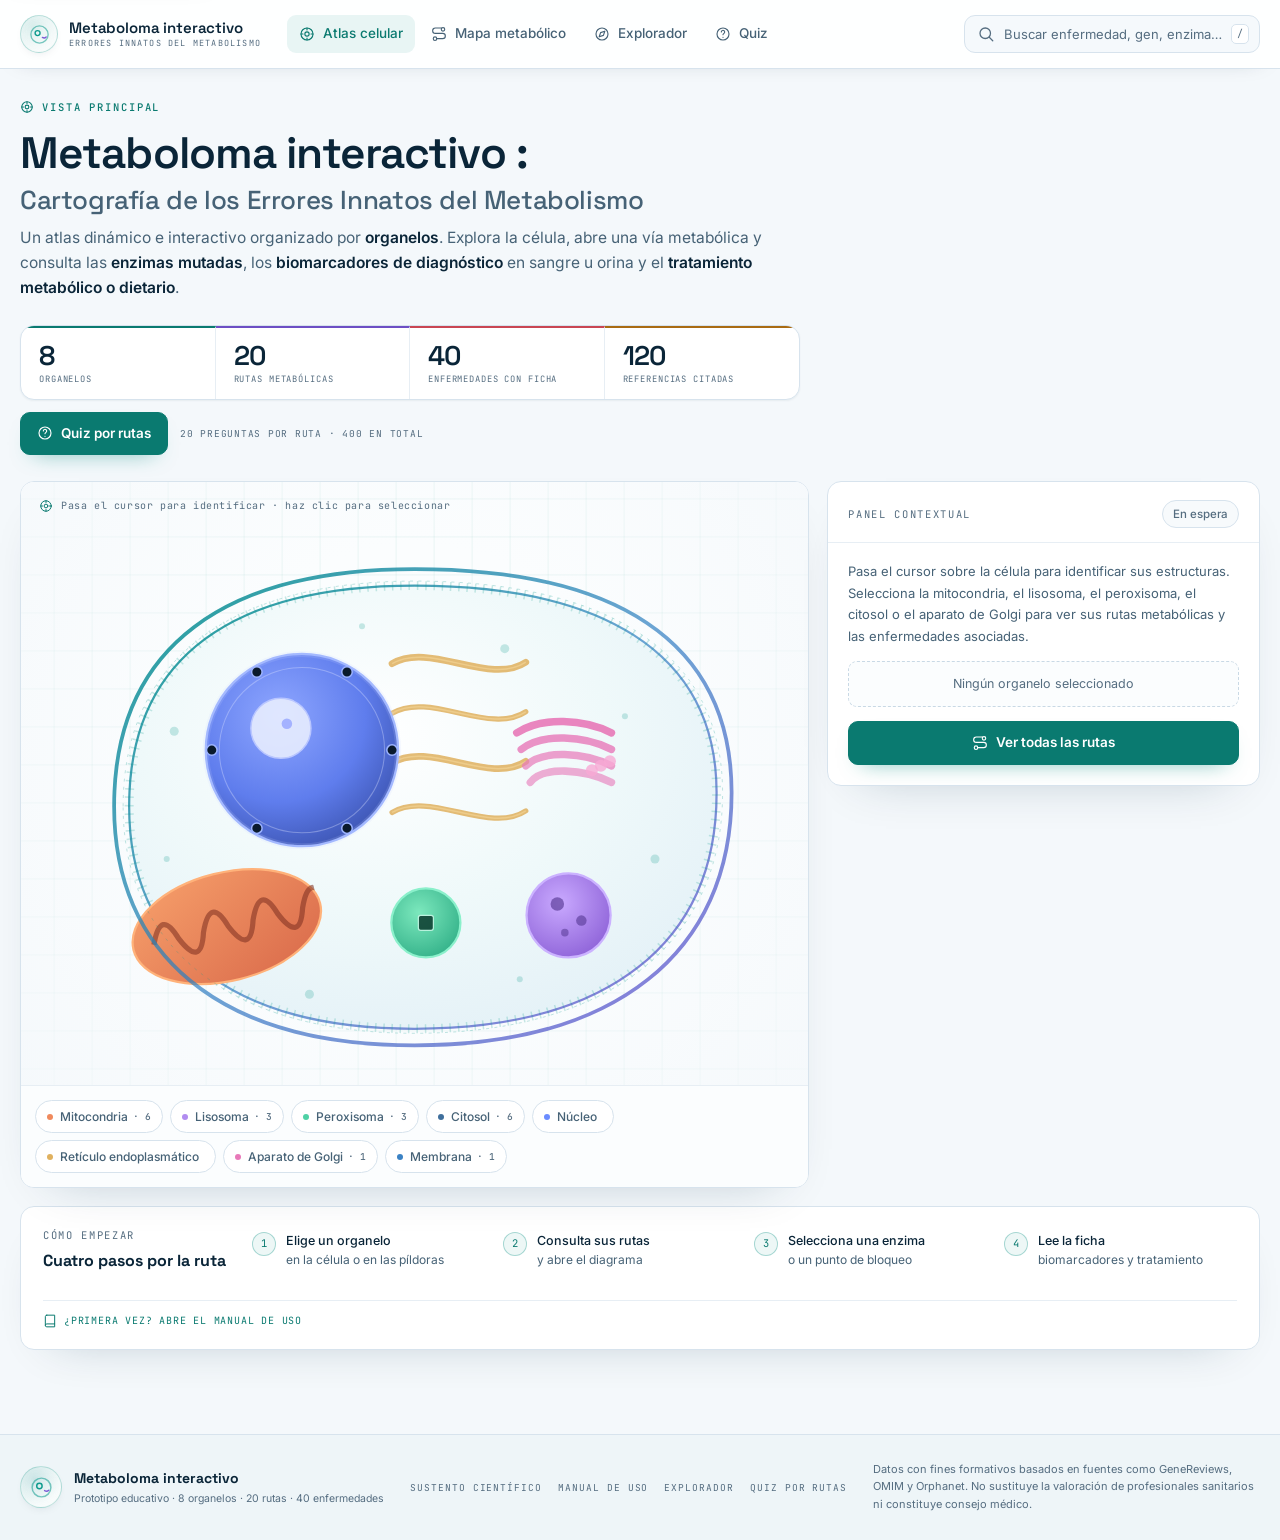
<file: index.html>
<!DOCTYPE html>
<html lang="es">
<head>
<meta charset="UTF-8" />
<meta name="viewport" content="width=device-width, initial-scale=1.0" />
<meta name="description" content="Metaboloma interactivo : Cartografía de los Errores Innatos del Metabolismo. Atlas dinámico organizado por organelos con enzimas mutadas, biomarcadores, tratamiento y quiz de 20 preguntas por ruta metabólica." />
<meta name="theme-color" content="#f6f9fc" />
<title>Metaboloma interactivo : Cartografía de los Errores Innatos del Metabolismo</title>
<link rel="preload" href="assets/fonts/inter-latin.woff2" as="font" type="font/woff2" crossorigin />
<link rel="preload" href="assets/fonts/space-grotesk-latin.woff2" as="font" type="font/woff2" crossorigin />
<link rel="preload" href="assets/fonts/jetbrains-mono-latin.woff2" as="font" type="font/woff2" crossorigin />
<link rel="stylesheet" href="css/fonts.css" />
<link rel="stylesheet" href="css/styles.css" />
<link rel="stylesheet" href="css/theme-light.css" />
</head>
<body>
<button class="skip-link" type="button" id="skipLink">Saltar al contenido principal</button>
<svg xmlns="http://www.w3.org/2000/svg" class="icon-sprite" aria-hidden="true">
  <symbol id="i-search" viewBox="0 0 24 24"><circle cx="11" cy="11" r="7"/><path d="m21 21-4.35-4.35"/></symbol>
  <symbol id="i-chevron-down" viewBox="0 0 24 24"><path d="m6 9 6 6 6-6"/></symbol>
  <symbol id="i-chevron-right" viewBox="0 0 24 24"><path d="m9 18 6-6-6-6"/></symbol>
  <symbol id="i-arrow-left" viewBox="0 0 24 24"><path d="M19 12H5"/><path d="m12 19-7-7 7-7"/></symbol>
  <symbol id="i-arrow-right" viewBox="0 0 24 24"><path d="M5 12h14"/><path d="m12 5 7 7-7 7"/></symbol>
  <symbol id="i-dna" viewBox="0 0 24 24"><path d="M7 3c0 5 10 5 10 9s-10 4-10 9"/><path d="M17 3c0 5-10 5-10 9s10 4 10 9"/><path d="M8 5h8M8 19h8M9 9h6M9 15h6"/></symbol>
  <symbol id="i-atlas" viewBox="0 0 24 24"><circle cx="12" cy="12" r="9"/><circle cx="12" cy="12" r="3.2"/><path d="M12 3v3M12 18v3M3 12h3M18 12h3"/></symbol>
  <symbol id="i-map" viewBox="0 0 24 24"><circle cx="6" cy="19" r="2.6"/><circle cx="18" cy="5" r="2.6"/><path d="M8.6 19h8.9a4 4 0 0 0 0-8h-11a4 4 0 0 1 0-8h8.9"/></symbol>
  <symbol id="i-compass" viewBox="0 0 24 24"><circle cx="12" cy="12" r="9"/><path d="m16.2 7.8-2.1 6.3-6.3 2.1 2.1-6.3z"/></symbol>
  <symbol id="i-alert" viewBox="0 0 24 24"><path d="M10.3 4.1 2.4 17.8a2 2 0 0 0 1.7 3h15.8a2 2 0 0 0 1.7-3L13.7 4.1a2 2 0 0 0-3.4 0z"/><path d="M12 9v4"/><path d="M12 17h.01"/></symbol>
  <symbol id="i-info" viewBox="0 0 24 24"><circle cx="12" cy="12" r="9"/><path d="M12 16v-4M12 8h.01"/></symbol>
  <symbol id="i-plus" viewBox="0 0 24 24"><path d="M12 5v14M5 12h14"/></symbol>
  <symbol id="i-minus" viewBox="0 0 24 24"><path d="M5 12h14"/></symbol>
  <symbol id="i-reset" viewBox="0 0 24 24"><path d="M3 12a9 9 0 1 0 2.6-6.4L3 8"/><path d="M3 3v5h5"/></symbol>
  <symbol id="i-check" viewBox="0 0 24 24"><path d="m20 6-11 11-5-5"/></symbol>
  <symbol id="i-x" viewBox="0 0 24 24"><path d="M18 6 6 18M6 6l12 12"/></symbol>
  <symbol id="i-flask" viewBox="0 0 24 24"><path d="M9 3h6M10 3v6.2L4.6 18.8A2 2 0 0 0 6.3 22h11.4a2 2 0 0 0 1.7-3.2L14 9.2V3"/><path d="M7.5 15h9"/></symbol>
  <symbol id="i-activity" viewBox="0 0 24 24"><path d="M22 12h-4l-3 9L9 3l-3 9H2"/></symbol>
  <symbol id="i-book" viewBox="0 0 24 24"><path d="M4 19.5A2.5 2.5 0 0 1 6.5 17H20"/><path d="M6.5 2H20v20H6.5A2.5 2.5 0 0 1 4 19.5v-15A2.5 2.5 0 0 1 6.5 2z"/></symbol>
  <symbol id="i-quiz" viewBox="0 0 24 24"><circle cx="12" cy="12" r="9"/><path d="M9.5 9a2.5 2.5 0 1 1 4.3 1.7c-.8.7-1.8 1.3-1.8 2.3"/><path d="M12 17h.01"/></symbol>
  <symbol id="i-shield" viewBox="0 0 24 24"><path d="M12 22s8-4 8-10V5l-8-3-8 3v7c0 6 8 10 8 10z"/><path d="m9 12 2 2 4-4"/></symbol>
  <symbol id="i-droplet" viewBox="0 0 24 24"><path d="M12 2.7 6.3 9a8 8 0 1 0 11.4 0z"/></symbol>
  <symbol id="i-menu" viewBox="0 0 24 24"><path d="M3 6h18M3 12h18M3 18h18"/></symbol>
  <symbol id="i-external" viewBox="0 0 24 24"><path d="M15 3h6v6"/><path d="M10 14 21 3"/><path d="M18 13v6a2 2 0 0 1-2 2H5a2 2 0 0 1-2-2V8a2 2 0 0 1 2-2h6"/></symbol>
  <symbol id="i-gene" viewBox="0 0 24 24"><path d="M5 4c4 0 4 16 8 16M19 4c-4 0-4 16-8 16"/><path d="M7 9h10M7 15h10"/></symbol>
  <symbol id="i-bolt" viewBox="0 0 24 24"><path d="M13 2 4.1 13.3a1 1 0 0 0 .8 1.7H11l-1 7 9-11.4a1 1 0 0 0-.8-1.6H12z"/></symbol>
  <symbol id="i-printer" viewBox="0 0 24 24"><path d="M6 9V2h12v7"/><path d="M6 18H4a2 2 0 0 1-2-2v-5a2 2 0 0 1 2-2h16a2 2 0 0 1 2 2v5a2 2 0 0 1-2 2h-2"/><rect x="6" y="14" width="12" height="8" rx="1"/></symbol>
  <symbol id="i-download" viewBox="0 0 24 24"><path d="M21 15v4a2 2 0 0 1-2 2H5a2 2 0 0 1-2-2v-4"/><path d="m7 10 5 5 5-5"/><path d="M12 15V3"/></symbol>
</svg>

<header class="site-header">
  <div class="container header-inner">
    <a class="brand" href="#/atlas">
      <span class="brand-mark">
        <svg viewBox="0 0 24 24" fill="none" aria-hidden="true"><circle cx="12" cy="12" r="9" stroke="#0f9b8e" stroke-width="1.4" opacity=".55"/><circle cx="10" cy="10.5" r="2.6" stroke="#0f9b8e" stroke-width="1.4"/><path d="M15 15c1.6 1 3 .6 4-.4" stroke="#7c5cd6" stroke-width="1.4" stroke-linecap="round"/></svg>
      </span>
      <span class="brand-text">
        <strong>Metaboloma interactivo</strong>
        <small>ERRORES INNATOS DEL METABOLISMO</small>
      </span>
    </a>
    <nav class="main-nav" aria-label="Navegación principal">
      <button data-route="atlas"><svg class="icon"><use href="#i-atlas"/></svg>Atlas celular</button>
      <button data-route="pathways"><svg class="icon"><use href="#i-map"/></svg>Mapa metabólico</button>
      <button data-route="explorer"><svg class="icon"><use href="#i-compass"/></svg>Explorador</button>
      <button data-route="quiz"><svg class="icon"><use href="#i-quiz"/></svg>Quiz</button>
    </nav>
    <div class="header-actions">
      <button class="search-trigger" id="searchTrigger" aria-label="Buscar enfermedad, gen, enzima…" title="Buscar en Metaboloma interactivo (Ctrl+K o /)">
        <svg class="icon"><use href="#i-search"/></svg>
        <span>Buscar enfermedad, gen, enzima…</span>
        <kbd aria-hidden="true">/</kbd>
      </button>
      <button class="icon-btn menu-toggle" id="menuToggle" aria-label="Abrir menú de navegación" aria-expanded="false" aria-controls="mobileNav">
        <svg class="icon"><use href="#i-menu"/></svg>
      </button>
    </div>
  </div>
  <div class="mobile-nav" id="mobileNav">
    <button data-route="atlas"><svg class="icon"><use href="#i-atlas"/></svg>Atlas celular</button>
    <button data-route="pathways"><svg class="icon"><use href="#i-map"/></svg>Mapa metabólico</button>
    <button data-route="explorer"><svg class="icon"><use href="#i-compass"/></svg>Explorador</button>
    <button data-route="quiz"><svg class="icon"><use href="#i-quiz"/></svg>Quiz por rutas</button>
  </div>
</header>

<div class="search-overlay" id="searchOverlay" role="dialog" aria-modal="true" aria-label="Buscar en Metaboloma interactivo">
  <div class="search-modal">
    <div class="search-field">
      <svg class="icon"><use href="#i-search"/></svg>
      <input type="search" id="searchInput" placeholder="Busca enfermedad, gen, enzima, ruta o metabolito…" autocomplete="off" />
      <button class="icon-btn" id="searchClose" aria-label="Cerrar búsqueda"><svg class="icon"><use href="#i-x"/></svg></button>
    </div>
    <div class="search-results" id="searchResults"></div>
    <div class="search-foot">Sugerencias: MCAD · OTC · Gaucher · ABCD1 · β-oxidación · amonio</div>
  </div>
</div>

<main id="app" tabindex="-1"></main>

<footer class="site-footer">
  <div class="container footer-grid">
    <div class="footer-brand">
      <span class="brand-mark small">
        <svg viewBox="0 0 24 24" fill="none" aria-hidden="true"><circle cx="12" cy="12" r="9" stroke="#0f9b8e" stroke-width="1.4" opacity=".55"/><circle cx="10" cy="10.5" r="2.6" stroke="#0f9b8e" stroke-width="1.4"/><path d="M15 15c1.6 1 3 .6 4-.4" stroke="#7c5cd6" stroke-width="1.4" stroke-linecap="round"/></svg>
      </span>
      <div>
        <strong>Metaboloma interactivo</strong>
        <p id="footerCounts">Prototipo educativo</p>
      </div>
    </div>
    <nav class="footer-links" aria-label="Documentación y recursos">
      <a href="#/sustento">Sustento científico</a>
      <a href="#/manual">Manual de uso</a>
      <a href="#/explorer">Explorador</a>
      <a href="#/quiz">Quiz por rutas</a>
    </nav>
    <p class="footer-note">Datos con fines formativos basados en fuentes como GeneReviews, OMIM y Orphanet. No sustituye la valoración de profesionales sanitarios ni constituye consejo médico.</p>
  </div>
</footer>

<script src="js/data.js"></script>
<script src="js/diseases.js"></script>
<script src="js/quiz.js"></script>
<script src="js/docs.js"></script>
<script src="js/app.js"></script>
</body>
</html>
</file>
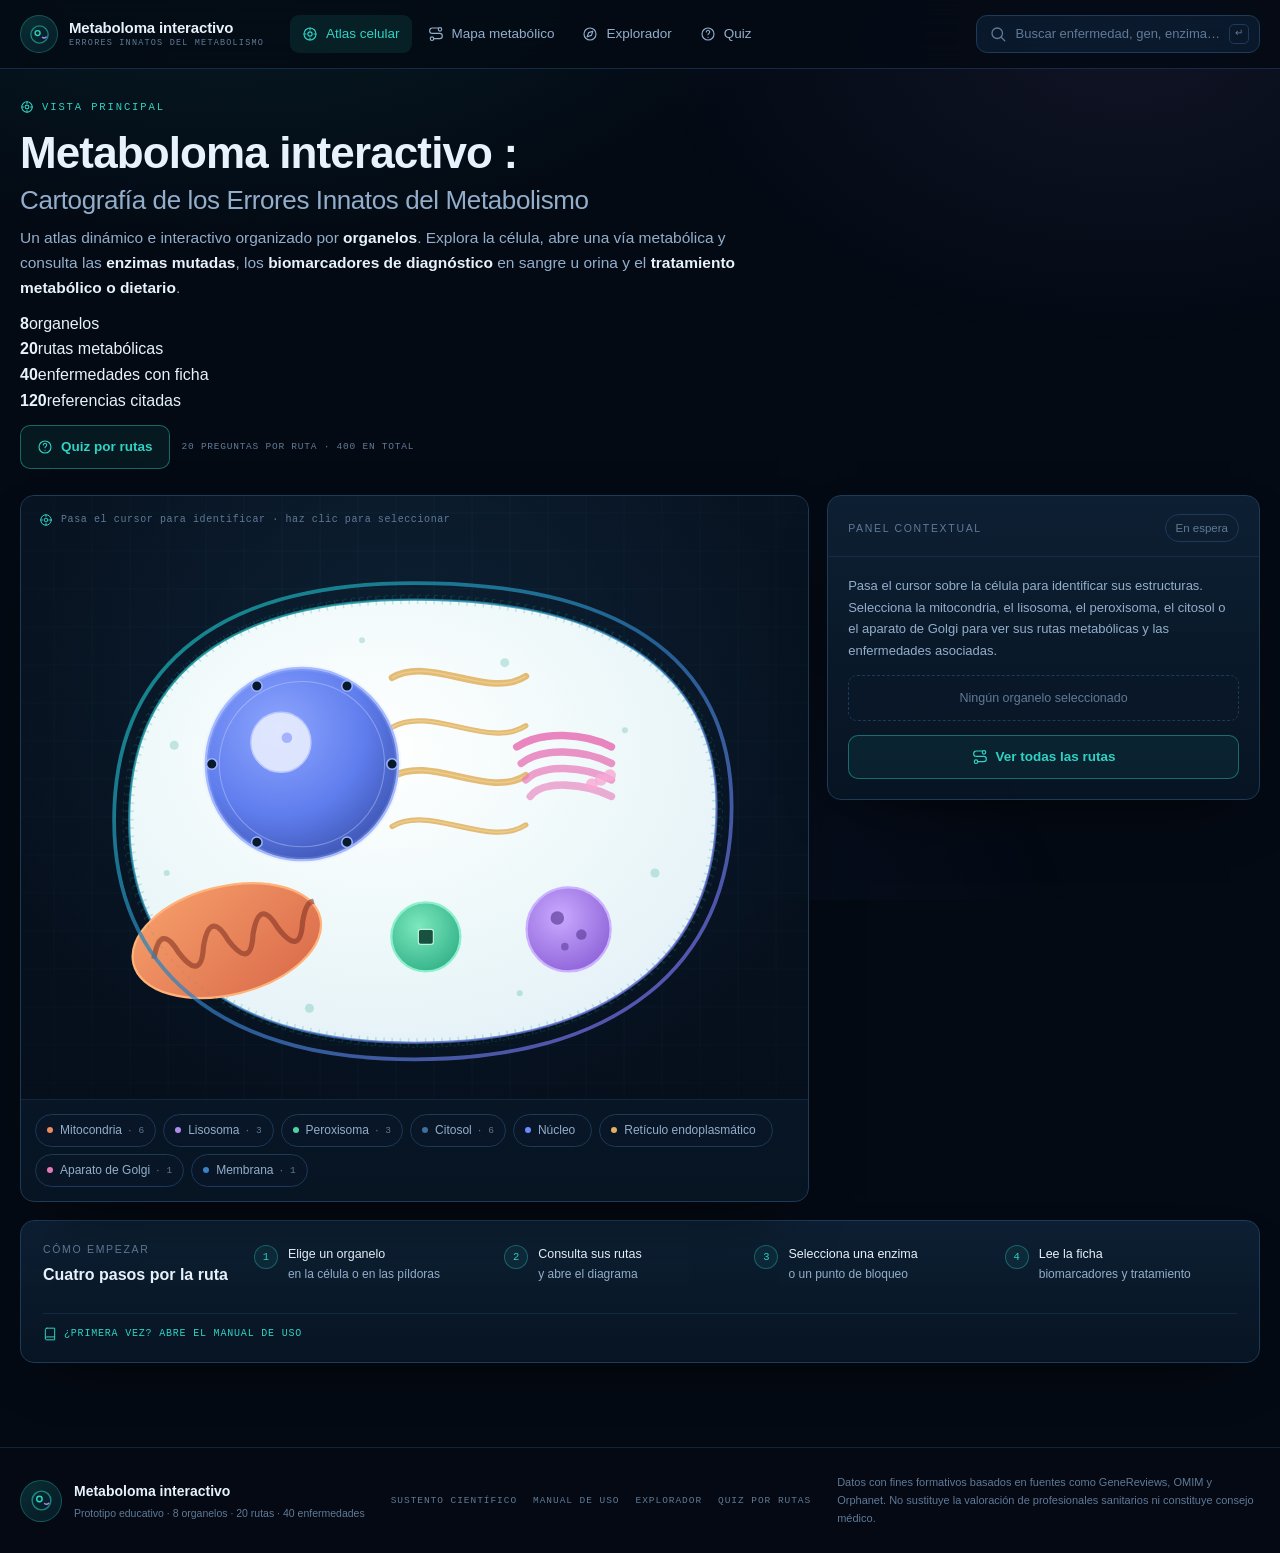
<file: capture.html>
<!DOCTYPE html>
<html lang="es">
<head>
<meta charset="UTF-8" />
<meta name="viewport" content="width=device-width, initial-scale=1.0" />
<meta name="description" content="Metaboloma interactivo : Cartografía de los Errores Innatos del Metabolismo. Atlas dinámico organizado por organelos con enzimas mutadas, biomarcadores, tratamiento y quiz de 20 preguntas por ruta metabólica." />
<title>Metaboloma interactivo : Cartografía de los Errores Innatos del Metabolismo</title>
<link rel="preload" href="assets/fonts/inter-latin.woff2" as="font" type="font/woff2" crossorigin />
<link rel="preload" href="assets/fonts/space-grotesk-latin.woff2" as="font" type="font/woff2" crossorigin />
<link rel="preload" href="assets/fonts/jetbrains-mono-latin.woff2" as="font" type="font/woff2" crossorigin />
<link rel="stylesheet" href="css/fonts.css" />
<link rel="stylesheet" href="css/styles.css" />
  <link rel="stylesheet" href="css/capture.css" />
</head>
<body>
<svg xmlns="http://www.w3.org/2000/svg" class="icon-sprite" aria-hidden="true">
  <symbol id="i-search" viewBox="0 0 24 24"><circle cx="11" cy="11" r="7"/><path d="m21 21-4.35-4.35"/></symbol>
  <symbol id="i-chevron-down" viewBox="0 0 24 24"><path d="m6 9 6 6 6-6"/></symbol>
  <symbol id="i-chevron-right" viewBox="0 0 24 24"><path d="m9 18 6-6-6-6"/></symbol>
  <symbol id="i-arrow-left" viewBox="0 0 24 24"><path d="M19 12H5"/><path d="m12 19-7-7 7-7"/></symbol>
  <symbol id="i-arrow-right" viewBox="0 0 24 24"><path d="M5 12h14"/><path d="m12 5 7 7-7 7"/></symbol>
  <symbol id="i-dna" viewBox="0 0 24 24"><path d="M7 3c0 5 10 5 10 9s-10 4-10 9"/><path d="M17 3c0 5-10 5-10 9s10 4 10 9"/><path d="M8 5h8M8 19h8M9 9h6M9 15h6"/></symbol>
  <symbol id="i-atlas" viewBox="0 0 24 24"><circle cx="12" cy="12" r="9"/><circle cx="12" cy="12" r="3.2"/><path d="M12 3v3M12 18v3M3 12h3M18 12h3"/></symbol>
  <symbol id="i-map" viewBox="0 0 24 24"><circle cx="6" cy="19" r="2.6"/><circle cx="18" cy="5" r="2.6"/><path d="M8.6 19h8.9a4 4 0 0 0 0-8h-11a4 4 0 0 1 0-8h8.9"/></symbol>
  <symbol id="i-compass" viewBox="0 0 24 24"><circle cx="12" cy="12" r="9"/><path d="m16.2 7.8-2.1 6.3-6.3 2.1 2.1-6.3z"/></symbol>
  <symbol id="i-alert" viewBox="0 0 24 24"><path d="M10.3 4.1 2.4 17.8a2 2 0 0 0 1.7 3h15.8a2 2 0 0 0 1.7-3L13.7 4.1a2 2 0 0 0-3.4 0z"/><path d="M12 9v4"/><path d="M12 17h.01"/></symbol>
  <symbol id="i-info" viewBox="0 0 24 24"><circle cx="12" cy="12" r="9"/><path d="M12 16v-4M12 8h.01"/></symbol>
  <symbol id="i-plus" viewBox="0 0 24 24"><path d="M12 5v14M5 12h14"/></symbol>
  <symbol id="i-minus" viewBox="0 0 24 24"><path d="M5 12h14"/></symbol>
  <symbol id="i-reset" viewBox="0 0 24 24"><path d="M3 12a9 9 0 1 0 2.6-6.4L3 8"/><path d="M3 3v5h5"/></symbol>
  <symbol id="i-check" viewBox="0 0 24 24"><path d="m20 6-11 11-5-5"/></symbol>
  <symbol id="i-x" viewBox="0 0 24 24"><path d="M18 6 6 18M6 6l12 12"/></symbol>
  <symbol id="i-flask" viewBox="0 0 24 24"><path d="M9 3h6M10 3v6.2L4.6 18.8A2 2 0 0 0 6.3 22h11.4a2 2 0 0 0 1.7-3.2L14 9.2V3"/><path d="M7.5 15h9"/></symbol>
  <symbol id="i-activity" viewBox="0 0 24 24"><path d="M22 12h-4l-3 9L9 3l-3 9H2"/></symbol>
  <symbol id="i-book" viewBox="0 0 24 24"><path d="M4 19.5A2.5 2.5 0 0 1 6.5 17H20"/><path d="M6.5 2H20v20H6.5A2.5 2.5 0 0 1 4 19.5v-15A2.5 2.5 0 0 1 6.5 2z"/></symbol>
  <symbol id="i-quiz" viewBox="0 0 24 24"><circle cx="12" cy="12" r="9"/><path d="M9.5 9a2.5 2.5 0 1 1 4.3 1.7c-.8.7-1.8 1.3-1.8 2.3"/><path d="M12 17h.01"/></symbol>
  <symbol id="i-shield" viewBox="0 0 24 24"><path d="M12 22s8-4 8-10V5l-8-3-8 3v7c0 6 8 10 8 10z"/><path d="m9 12 2 2 4-4"/></symbol>
  <symbol id="i-droplet" viewBox="0 0 24 24"><path d="M12 2.7 6.3 9a8 8 0 1 0 11.4 0z"/></symbol>
  <symbol id="i-menu" viewBox="0 0 24 24"><path d="M3 6h18M3 12h18M3 18h18"/></symbol>
  <symbol id="i-external" viewBox="0 0 24 24"><path d="M15 3h6v6"/><path d="M10 14 21 3"/><path d="M18 13v6a2 2 0 0 1-2 2H5a2 2 0 0 1-2-2V8a2 2 0 0 1 2-2h6"/></symbol>
  <symbol id="i-gene" viewBox="0 0 24 24"><path d="M5 4c4 0 4 16 8 16M19 4c-4 0-4 16-8 16"/><path d="M7 9h10M7 15h10"/></symbol>
  <symbol id="i-bolt" viewBox="0 0 24 24"><path d="M13 2 4.1 13.3a1 1 0 0 0 .8 1.7H11l-1 7 9-11.4a1 1 0 0 0-.8-1.6H12z"/></symbol>
  <symbol id="i-printer" viewBox="0 0 24 24"><path d="M6 9V2h12v7"/><path d="M6 18H4a2 2 0 0 1-2-2v-5a2 2 0 0 1 2-2h16a2 2 0 0 1 2 2v5a2 2 0 0 1-2 2h-2"/><rect x="6" y="14" width="12" height="8" rx="1"/></symbol>
  <symbol id="i-download" viewBox="0 0 24 24"><path d="M21 15v4a2 2 0 0 1-2 2H5a2 2 0 0 1-2-2v-4"/><path d="m7 10 5 5 5-5"/><path d="M12 15V3"/></symbol>
</svg>

<header class="site-header">
  <div class="container header-inner">
    <a class="brand" href="#/atlas">
      <span class="brand-mark">
        <svg viewBox="0 0 24 24" fill="none" aria-hidden="true"><circle cx="12" cy="12" r="9" stroke="#2ed3c4" stroke-width="1.4" opacity=".55"/><circle cx="10" cy="10.5" r="2.6" stroke="#2ed3c4" stroke-width="1.4"/><path d="M15 15c1.6 1 3 .6 4-.4" stroke="#a78bfa" stroke-width="1.4" stroke-linecap="round"/></svg>
      </span>
      <span class="brand-text">
        <strong>Metaboloma interactivo</strong>
        <small>ERRORES INNATOS DEL METABOLISMO</small>
      </span>
    </a>
    <nav class="main-nav" aria-label="Navegación principal">
      <button data-route="atlas"><svg class="icon"><use href="#i-atlas"/></svg>Atlas celular</button>
      <button data-route="pathways"><svg class="icon"><use href="#i-map"/></svg>Mapa metabólico</button>
      <button data-route="explorer"><svg class="icon"><use href="#i-compass"/></svg>Explorador</button>
      <button data-route="quiz"><svg class="icon"><use href="#i-quiz"/></svg>Quiz</button>
    </nav>
    <div class="header-actions">
      <button class="search-trigger" id="searchTrigger" aria-label="Buscar en Metaboloma interactivo">
        <svg class="icon"><use href="#i-search"/></svg>
        <span>Buscar enfermedad, gen, enzima…</span>
        <kbd>↵</kbd>
      </button>
      <button class="icon-btn menu-toggle" id="menuToggle" aria-label="Abrir menú de navegación" aria-expanded="false">
        <svg class="icon"><use href="#i-chevron-down"/></svg>
      </button>
    </div>
  </div>
  <div class="mobile-nav" id="mobileNav">
    <button data-route="atlas"><svg class="icon"><use href="#i-atlas"/></svg>Atlas celular</button>
    <button data-route="pathways"><svg class="icon"><use href="#i-map"/></svg>Mapa metabólico</button>
    <button data-route="explorer"><svg class="icon"><use href="#i-compass"/></svg>Explorador</button>
    <button data-route="quiz"><svg class="icon"><use href="#i-quiz"/></svg>Quiz por rutas</button>
  </div>
</header>

<div class="search-overlay" id="searchOverlay" role="dialog" aria-modal="true" aria-label="Buscar en Metaboloma interactivo">
  <div class="search-modal">
    <div class="search-field">
      <svg class="icon"><use href="#i-search"/></svg>
      <input type="search" id="searchInput" placeholder="Busca enfermedad, gen, enzima, ruta o metabolito…" autocomplete="off" />
      <button class="icon-btn" id="searchClose" aria-label="Cerrar búsqueda"><svg class="icon"><use href="#i-x"/></svg></button>
    </div>
    <div class="search-results" id="searchResults"></div>
    <div class="search-foot">Sugerencias: MCAD · OTC · Gaucher · ABCD1 · β-oxidación · amonio</div>
  </div>
</div>

<main id="app"></main>

<footer class="site-footer">
  <div class="container footer-grid">
    <div class="footer-brand">
      <span class="brand-mark small">
        <svg viewBox="0 0 24 24" fill="none" aria-hidden="true"><circle cx="12" cy="12" r="9" stroke="#2ed3c4" stroke-width="1.4" opacity=".55"/><circle cx="10" cy="10.5" r="2.6" stroke="#2ed3c4" stroke-width="1.4"/><path d="M15 15c1.6 1 3 .6 4-.4" stroke="#a78bfa" stroke-width="1.4" stroke-linecap="round"/></svg>
      </span>
      <div>
        <strong>Metaboloma interactivo</strong>
        <p id="footerCounts">Prototipo educativo</p>
      </div>
    </div>
    <nav class="footer-links" aria-label="Documentación y recursos">
      <a href="#/sustento">Sustento científico</a>
      <a href="#/manual">Manual de uso</a>
      <a href="#/explorer">Explorador</a>
      <a href="#/quiz">Quiz por rutas</a>
    </nav>
    <p class="footer-note">Datos con fines formativos basados en fuentes como GeneReviews, OMIM y Orphanet. No sustituye la valoración de profesionales sanitarios ni constituye consejo médico.</p>
  </div>
</footer>

<script src="js/data.js"></script>
<script src="js/diseases.js"></script>
<script src="js/quiz.js"></script>
<script src="js/docs.js"></script>
<script src="js/app.js"></script>
</body>
</html>
</file>
<file: css/fonts.css>
/* Tipografías locales: la página no depende de Google Fonts. */
@font-face {
  font-family: "Inter";
  font-style: normal;
  font-weight: 100 900;
  font-display: swap;
  src: url("../assets/fonts/inter-latin.woff2") format("woff2");
  unicode-range: U+0000-00FF, U+0131, U+0152-0153, U+02BB-02BC, U+02C6, U+02DA, U+02DC, U+0304, U+0308, U+0329, U+2000-206F, U+20AC, U+2122, U+2191, U+2193, U+2212, U+2215, U+FEFF, U+FFFD;
}

@font-face {
  font-family: "Space Grotesk";
  font-style: normal;
  font-weight: 300 700;
  font-display: swap;
  src: url("../assets/fonts/space-grotesk-latin.woff2") format("woff2");
  unicode-range: U+0000-00FF, U+0131, U+0152-0153, U+02BB-02BC, U+02C6, U+02DA, U+02DC, U+0304, U+0308, U+0329, U+2000-206F, U+20AC, U+2122, U+2191, U+2193, U+2212, U+2215, U+FEFF, U+FFFD;
}

@font-face {
  font-family: "JetBrains Mono";
  font-style: normal;
  font-weight: 100 800;
  font-display: swap;
  src: url("../assets/fonts/jetbrains-mono-latin.woff2") format("woff2");
  unicode-range: U+0000-00FF, U+0131, U+0152-0153, U+02BB-02BC, U+02C6, U+02DA, U+02DC, U+0304, U+0308, U+0329, U+2000-206F, U+20AC, U+2122, U+2191, U+2193, U+2212, U+2215, U+FEFF, U+FFFD;
}
</file>
<file: css/styles.css>
/* ============================================================
   METABOLOMA INTERACTIVO — Hoja de estilos
   ============================================================ */

:root {
  --abyss: #040a14;
  --deep: #071322;
  --panel: #0d2036;
  --panel2: #11283f;
  --raised: #14304a;
  --line: #1d3a58;
  --line-soft: rgba(29, 58, 88, 0.55);
  --ink: #e7f2fc;
  --muted: #93aecb;
  --faint: #607a97;
  --turquoise: #2ed3c4;
  --violet: #a78bfa;
  --amber: #f6b73c;
  --coral: #fb6f7e;
  --blue: #6b8cff;
  --font-sans: "Inter", ui-sans-serif, system-ui, -apple-system, sans-serif;
  --font-display: "Space Grotesk", "Inter", ui-sans-serif, sans-serif;
  --font-mono: "JetBrains Mono", ui-monospace, SFMono-Regular, monospace;
  --radius: 14px;
  --radius-lg: 18px;
  --shadow: 0 24px 60px -30px rgba(0, 0, 0, 0.85);
}

* { box-sizing: border-box; margin: 0; padding: 0; }
html { scroll-behavior: smooth; -webkit-text-size-adjust: 100%; }
body {
  font-family: var(--font-sans);
  background: var(--abyss);
  color: var(--ink);
  line-height: 1.6;
  -webkit-font-smoothing: antialiased;
  overflow-x: hidden;
}
body::before {
  content: "";
  position: fixed;
  inset: 0;
  z-index: -1;
  background:
    radial-gradient(900px 500px at 18% -8%, rgba(46, 211, 196, 0.1), transparent 65%),
    radial-gradient(800px 520px at 88% 4%, rgba(167, 139, 250, 0.08), transparent 60%),
    radial-gradient(700px 600px at 50% 110%, rgba(107, 140, 255, 0.06), transparent 65%);
  pointer-events: none;
}
a { color: inherit; text-decoration: none; }
button { font: inherit; color: inherit; background: none; border: 0; cursor: pointer; }
img, svg { display: block; max-width: 100%; }
input, select { font: inherit; color: inherit; }
::selection { background: rgba(46, 211, 196, 0.3); color: #fff; }

.icon-sprite { position: absolute; width: 0; height: 0; overflow: hidden; }
.icon { width: 18px; height: 18px; flex: none; fill: none; stroke: currentColor; stroke-width: 1.7; stroke-linecap: round; stroke-linejoin: round; }

.container { width: min(1280px, 100% - 40px); margin-inline: auto; }
@media (max-width: 640px) { .container { width: calc(100% - 28px); } }

/* ---------------- Tipografía de secciones ---------------- */
.eyebrow {
  display: inline-flex;
  align-items: center;
  gap: 8px;
  font-family: var(--font-mono);
  font-size: 10.5px;
  font-weight: 500;
  letter-spacing: 0.18em;
  text-transform: uppercase;
  color: var(--turquoise);
}
.eyebrow .icon { width: 14px; height: 14px; stroke-width: 1.9; }
.eyebrow.faint { color: var(--faint); }
.section-label {
  font-family: var(--font-mono);
  font-size: 10.5px;
  letter-spacing: 0.16em;
  text-transform: uppercase;
  color: var(--faint);
}
h1, h2, h3, h4 { font-family: var(--font-display); font-weight: 600; letter-spacing: -0.02em; line-height: 1.14; }
h1 { font-size: clamp(30px, 4.2vw, 44px); }
h2 { font-size: clamp(22px, 2.6vw, 30px); }
h3 { font-size: 18px; }
p { color: var(--muted); }
.mono { font-family: var(--font-mono); }

.page { padding: 30px 0 64px; animation: rise 0.45s cubic-bezier(0.22, 1, 0.36, 1) both; }
.page-head { display: flex; flex-direction: column; gap: 10px; margin-bottom: 26px; }
.page-head h1 { margin-top: 2px; }
.page-head .lede { max-width: 760px; font-size: 15.5px; }
.page-head .lede strong { color: var(--ink); font-weight: 600; }

.breadcrumbs { display: flex; align-items: center; gap: 10px; flex-wrap: wrap; margin-bottom: 22px; }
.crumb {
  display: inline-flex; align-items: center; gap: 8px;
  border: 1px solid var(--line);
  background: rgba(13, 32, 54, 0.6);
  color: var(--muted);
  padding: 8px 13px; border-radius: 10px;
  font-size: 13px; font-weight: 500;
  transition: 0.18s ease;
}
.crumb:hover { color: var(--ink); border-color: #2c5279; background: var(--panel2); }
.crumb.current { color: var(--faint); border-color: transparent; background: transparent; padding-inline: 0; font-family: var(--font-mono); font-size: 11px; letter-spacing: 0.1em; text-transform: uppercase; }
.crumb .icon { width: 15px; height: 15px; }

/* ---------------- Header ---------------- */
.site-header {
  position: sticky; top: 0; z-index: 60;
  background: rgba(4, 10, 20, 0.82);
  border-bottom: 1px solid rgba(29, 58, 88, 0.7);
  backdrop-filter: blur(18px);
  -webkit-backdrop-filter: blur(18px);
}
.header-inner { display: flex; align-items: center; gap: 18px; min-height: 68px; }
.brand { display: flex; align-items: center; gap: 11px; flex: none; }
.brand-mark {
  width: 38px; height: 38px; flex: none;
  display: grid; place-items: center;
  border-radius: 50%;
  border: 1px solid rgba(46, 211, 196, 0.32);
  background: radial-gradient(circle at 35% 30%, rgba(46, 211, 196, 0.16), rgba(7, 19, 34, 0.9));
  box-shadow: inset 0 0 18px rgba(46, 211, 196, 0.08);
}
.brand-mark svg { width: 23px; height: 23px; }
.brand-mark.small { width: 42px; height: 42px; }
.brand-mark.small svg { width: 25px; height: 25px; }
.brand-text { display: flex; flex-direction: column; line-height: 1.15; }
.brand-text strong { font-family: var(--font-display); font-size: 15px; font-weight: 600; letter-spacing: -0.01em; }
.brand-text small { font-family: var(--font-mono); font-size: 8.5px; letter-spacing: 0.14em; color: var(--faint); margin-top: 2px; }
.main-nav { display: flex; align-items: center; gap: 4px; margin-left: 8px; }
.main-nav button {
  display: flex; align-items: center; gap: 8px;
  padding: 8px 12px; border-radius: 9px;
  font-size: 13.5px; font-weight: 500; color: var(--muted);
  transition: 0.18s ease;
}
.main-nav button .icon { width: 16px; height: 16px; }
.main-nav button:hover { color: var(--ink); background: rgba(17, 40, 63, 0.7); }
.main-nav button.active { color: var(--turquoise); background: rgba(46, 211, 196, 0.1); }
.header-actions { margin-left: auto; display: flex; align-items: center; gap: 8px; }
.search-trigger {
  display: flex; align-items: center; gap: 9px;
  border: 1px solid var(--line);
  background: rgba(13, 32, 54, 0.7);
  color: var(--faint);
  border-radius: 11px;
  padding: 8px 10px 8px 12px;
  font-size: 13px;
  min-width: 260px;
  transition: 0.18s ease;
}
.search-trigger:hover { border-color: #2c5279; color: var(--muted); }
.search-trigger span { white-space: nowrap; overflow: hidden; text-overflow: ellipsis; }
.search-trigger kbd {
  margin-left: auto;
  font-family: var(--font-mono);
  font-size: 10px;
  border: 1px solid var(--line);
  border-radius: 5px;
  padding: 1px 5px;
  color: var(--faint);
}
.icon-btn {
  width: 37px; height: 37px; flex: none;
  display: grid; place-items: center;
  border: 1px solid var(--line);
  background: rgba(13, 32, 54, 0.7);
  color: var(--muted);
  border-radius: 10px;
  transition: 0.18s ease;
}
.icon-btn:hover { color: var(--ink); border-color: #2c5279; }
.menu-toggle { display: none; }
.mobile-nav { display: none; border-top: 1px solid var(--line-soft); padding: 10px 20px 14px; background: rgba(7, 19, 34, 0.98); }
.mobile-nav button { display: flex; align-items: center; gap: 10px; width: 100%; padding: 11px 12px; border-radius: 9px; color: var(--muted); font-size: 14px; font-weight: 500; }
.mobile-nav button.active { background: rgba(46, 211, 196, 0.1); color: var(--turquoise); }
.mobile-nav.open { display: block; animation: rise 0.25s ease both; }

@supports not (backdrop-filter: blur(1px)) { .site-header { background: #050d18; } }

/* ---------------- Búsqueda ---------------- */
.search-overlay {
  position: fixed; inset: 0; z-index: 100;
  display: none;
  background: rgba(2, 6, 12, 0.78);
  backdrop-filter: blur(8px);
  padding: 9vh 20px 20px;
}
.search-overlay.open { display: block; animation: fade 0.18s ease both; }
.search-modal {
  width: min(660px, 100%); margin-inline: auto;
  background: linear-gradient(180deg, #0f2439, #0a1a2c);
  border: 1px solid #274763;
  border-radius: 16px;
  box-shadow: 0 40px 100px -20px rgba(0, 0, 0, 0.9);
  overflow: hidden;
  animation: rise 0.24s cubic-bezier(0.22, 1, 0.36, 1) both;
}
.search-field { display: flex; align-items: center; gap: 12px; padding: 16px 18px; border-bottom: 1px solid var(--line); }
.search-field .icon { color: var(--turquoise); width: 19px; height: 19px; }
.search-field input { flex: 1; background: none; border: 0; outline: 0; font-size: 15px; color: var(--ink); }
input[type="search"]::-webkit-search-cancel-button,
input[type="search"]::-webkit-search-decoration { -webkit-appearance: none; appearance: none; }
.search-field input::placeholder { color: var(--faint); }
.search-results { max-height: 52vh; overflow-y: auto; padding: 10px; }
.search-group { padding: 8px 10px 4px; font-family: var(--font-mono); font-size: 10px; letter-spacing: 0.15em; text-transform: uppercase; color: var(--faint); }
.search-result { display: flex; align-items: center; gap: 12px; width: 100%; text-align: left; padding: 11px 12px; border-radius: 10px; transition: 0.15s ease; }
.search-result:hover { background: rgba(46, 211, 196, 0.08); }
.search-result .sr-icon { width: 32px; height: 32px; flex: none; display: grid; place-items: center; border-radius: 9px; background: rgba(46, 211, 196, 0.09); color: var(--turquoise); border: 1px solid rgba(46, 211, 196, 0.18); }
.search-result .sr-icon .icon { width: 15px; height: 15px; }
.search-result .sr-main { min-width: 0; }
.search-result .sr-title { font-size: 13.5px; font-weight: 600; display: block; }
.search-result .sr-sub { font-size: 12px; color: var(--faint); overflow: hidden; text-overflow: ellipsis; white-space: nowrap; display: block; }
.search-empty { padding: 30px 18px; text-align: center; color: var(--faint); font-size: 13.5px; }
.search-foot { border-top: 1px solid var(--line-soft); padding: 11px 18px; font-family: var(--font-mono); font-size: 10.5px; color: var(--faint); }

/* ---------------- Botones y píldoras ---------------- */
.btn {
  display: inline-flex; align-items: center; justify-content: center; gap: 8px;
  border-radius: 10px; padding: 10px 16px;
  font-size: 13.5px; font-weight: 600;
  border: 1px solid var(--line);
  color: var(--muted); background: rgba(13, 32, 54, 0.45);
  transition: 0.18s ease;
}
.btn .icon { width: 16px; height: 16px; }
.btn:hover { color: var(--ink); border-color: #2c5279; background: var(--panel2); }
.btn.primary { color: var(--turquoise); border-color: rgba(46, 211, 196, 0.42); background: rgba(46, 211, 196, 0.07); }
.btn.primary:hover { background: rgba(46, 211, 196, 0.13); border-color: rgba(46, 211, 196, 0.65); }
.btn.coral { color: var(--coral); border-color: rgba(251, 111, 126, 0.35); background: rgba(251, 111, 126, 0.06); }
.btn.block { width: 100%; }
.btn.sm { padding: 7px 12px; font-size: 12.5px; }

.tag {
  display: inline-flex; align-items: center; gap: 6px;
  border-radius: 999px; padding: 4px 10px;
  font-size: 11.5px; font-weight: 500;
  border: 1px solid var(--line);
  color: var(--muted);
  white-space: nowrap;
}
.tag .icon { width: 13px; height: 13px; }
.tag .dot { width: 6px; height: 6px; border-radius: 50%; background: currentColor; }
.tag.tone-coral { color: #ff9aa5; border-color: rgba(251, 111, 126, 0.32); background: rgba(251, 111, 126, 0.07); }
.tag.tone-amber { color: #ffd27a; border-color: rgba(246, 183, 60, 0.32); background: rgba(246, 183, 60, 0.07); }
.tag.tone-violet { color: #c8b4ff; border-color: rgba(167, 139, 250, 0.32); background: rgba(167, 139, 250, 0.07); }
.tag.tone-teal { color: #7ff0e4; border-color: rgba(46, 211, 196, 0.32); background: rgba(46, 211, 196, 0.07); }
.tag.tone-blue { color: #a9bcff; border-color: rgba(107, 140, 255, 0.32); background: rgba(107, 140, 255, 0.07); }
.tag.tone-faint { color: var(--faint); }
.tag.tone-neutral { color: var(--muted); background: rgba(17, 40, 63, 0.5); }

.card {
  background: linear-gradient(180deg, rgba(17, 40, 63, 0.72), rgba(8, 21, 36, 0.9));
  border: 1px solid var(--line);
  border-radius: var(--radius);
  box-shadow: var(--shadow);
}

/* ---------------- Atlas celular ---------------- */
.atlas-layout { display: grid; grid-template-columns: minmax(0, 1.55fr) minmax(320px, 0.85fr); gap: 18px; align-items: start; }
.cell-card { position: relative; overflow: hidden; }
.cell-card .hint {
  position: absolute; top: 16px; left: 18px; z-index: 3;
  display: flex; align-items: center; gap: 8px;
  font-family: var(--font-mono); font-size: 10px; letter-spacing: 0.06em;
  color: var(--faint);
}
.cell-card .hint .icon { width: 14px; height: 14px; color: var(--turquoise); }
.cell-stage {
  position: relative;
  padding: 54px 18px 8px;
  background-image:
    linear-gradient(rgba(46, 211, 196, 0.05) 1px, transparent 1px),
    linear-gradient(90deg, rgba(46, 211, 196, 0.05) 1px, transparent 1px);
  background-size: 38px 38px;
  background-position: center;
}
.cell-stage::after {
  content: "";
  position: absolute; inset: 0;
  background: radial-gradient(circle at 50% 45%, transparent 30%, rgba(4, 10, 20, 0.55) 82%);
  pointer-events: none;
}
.cell-svg { position: relative; z-index: 1; width: 100%; height: auto; overflow: visible; }
.cell-svg .organelle { cursor: pointer; outline: none; }
.cell-svg .organelle .organelle-shape { transition: transform 0.45s cubic-bezier(0.22, 1, 0.36, 1), filter 0.3s ease, opacity 0.3s ease; transform-box: fill-box; transform-origin: center; }
.cell-svg .organelle:hover .organelle-shape, .cell-svg .organelle:focus-visible .organelle-shape { transform: scale(1.06); filter: drop-shadow(0 0 16px rgba(46, 211, 196, 0.28)); }
.cell-svg .organelle.selected .organelle-shape { filter: drop-shadow(0 0 18px rgba(46, 211, 196, 0.42)); }
.cell-svg .organelle.dimmed { opacity: 0.42; }
.cell-tooltip {
  position: absolute; z-index: 4; pointer-events: none;
  transform: translate(-50%, -130%);
  background: rgba(7, 19, 34, 0.95);
  border: 1px solid var(--line);
  border-radius: 7px;
  padding: 4px 9px;
  font-family: var(--font-mono); font-size: 10.5px; color: var(--ink);
  white-space: nowrap;
  opacity: 0; transition: opacity 0.15s ease;
  box-shadow: 0 8px 20px rgba(0, 0, 0, 0.5);
}
.cell-tooltip.visible { opacity: 1; }
.cell-tooltip .dot { display: inline-block; width: 6px; height: 6px; border-radius: 50%; margin-right: 6px; }
.organelle-pills { position: relative; z-index: 1; display: flex; flex-wrap: wrap; gap: 7px; padding: 14px; border-top: 1px solid var(--line-soft); }
.org-pill {
  display: inline-flex; align-items: center; gap: 7px;
  border: 1px solid var(--line);
  border-radius: 999px;
  padding: 6px 11px;
  font-size: 12px; font-weight: 500; color: var(--muted);
  background: rgba(10, 25, 42, 0.55);
  transition: 0.17s ease;
}
.org-pill .dot { width: 6px; height: 6px; border-radius: 50%; flex: none; }
.org-pill:hover { color: var(--ink); border-color: #2c5279; }
.org-pill.active { color: var(--ink); border-color: rgba(46, 211, 196, 0.45); background: rgba(46, 211, 196, 0.09); }
.org-pill .count { font-family: var(--font-mono); font-size: 9.5px; color: var(--faint); margin-left: -2px; }

.context-panel { position: sticky; top: 88px; overflow: hidden; }
.context-panel .panel-head { padding: 18px 20px 14px; border-bottom: 1px solid var(--line-soft); display: flex; align-items: center; justify-content: space-between; gap: 12px; }
.panel-body { padding: 18px 20px 20px; display: flex; flex-direction: column; gap: 14px; }
.org-identity { display: flex; align-items: center; gap: 12px; }
.org-emblem { width: 46px; height: 46px; flex: none; border-radius: 50%; display: grid; place-items: center; border: 1px solid currentColor; position: relative; }
.org-emblem::after { content: ""; width: 14px; height: 14px; border-radius: 50%; background: currentColor; opacity: 0.85; }
.org-identity h2 { font-size: 21px; }
.org-identity p { font-size: 12px; color: var(--faint); margin-top: 1px; }
.context-panel .desc { font-size: 13px; line-height: 1.65; color: var(--muted); }
.panel-subhead { font-family: var(--font-mono); font-size: 9.5px; letter-spacing: 0.16em; text-transform: uppercase; color: var(--faint); margin-top: 2px; }
.check-list { list-style: none; display: flex; flex-direction: column; gap: 6px; }
.check-list li { display: flex; gap: 8px; font-size: 12.5px; color: var(--muted); line-height: 1.5; }
.check-list .icon { width: 13px; height: 13px; margin-top: 4px; color: var(--turquoise); flex: none; }
.mini-path { display: flex; align-items: center; justify-content: space-between; gap: 8px; width: 100%; text-align: left; border: 1px solid var(--line); border-radius: 9px; background: rgba(10, 25, 42, 0.55); padding: 9px 11px; transition: 0.17s ease; }
.mini-path:hover { border-color: #2c5279; background: rgba(17, 40, 63, 0.8); }
.mini-path .mp-main { display: flex; align-items: center; gap: 8px; min-width: 0; }
.mini-path .icon { width: 14px; height: 14px; color: var(--turquoise); }
.mini-path .mp-title { font-size: 12.5px; font-weight: 500; }
.mini-path .mp-sub { font-family: var(--font-mono); font-size: 9.5px; color: var(--faint); }
.mini-path .icon.chev { color: var(--faint); width: 14px; height: 14px; }
.disease-chips { display: flex; flex-wrap: wrap; gap: 6px; }
.disease-chip { display: inline-flex; align-items: center; gap: 5px; border: 1px solid rgba(251, 111, 126, 0.28); background: rgba(251, 111, 126, 0.06); color: #ffa7b0; border-radius: 999px; padding: 3px 9px; font-size: 11px; font-weight: 500; transition: 0.15s ease; }
.disease-chip:hover { background: rgba(251, 111, 126, 0.13); border-color: rgba(251, 111, 126, 0.5); }
.context-empty { font-size: 12.5px; color: var(--faint); border: 1px dashed var(--line); border-radius: 9px; padding: 12px; text-align: center; }

.steps-card { margin-top: 18px; padding: 20px 22px; display: flex; align-items: center; gap: 26px; flex-wrap: wrap; }
.steps-title { display: flex; flex-direction: column; gap: 4px; min-width: 150px; }
.steps-title strong { font-family: var(--font-display); font-size: 16px; }
.steps-list { display: grid; grid-template-columns: repeat(4, minmax(0, 1fr)); gap: 18px; flex: 1; }
.step { display: flex; gap: 10px; align-items: flex-start; }
.step-num {
  width: 24px; height: 24px; flex: none; border-radius: 50%;
  display: grid; place-items: center;
  border: 1px solid rgba(46, 211, 196, 0.35);
  background: rgba(46, 211, 196, 0.07);
  font-family: var(--font-mono); font-size: 10.5px; color: var(--turquoise);
}
.step p { font-size: 12px; line-height: 1.5; color: var(--muted); }
.step p strong { display: block; color: var(--ink); font-weight: 500; font-size: 12.5px; margin-bottom: 1px; }
.steps-doc { flex-basis: 100%; display: inline-flex; align-items: center; gap: 7px; border-top: 1px solid var(--line-soft); padding-top: 12px; font-family: var(--font-mono); font-size: 10px; letter-spacing: 0.08em; text-transform: uppercase; color: var(--turquoise); }
.steps-doc .icon { width: 14px; height: 14px; }
.steps-doc:hover { color: #7ff0e4; }

/* ---------------- Mapa metabólico (listado) ---------------- */
.pathway-groups { display: flex; flex-direction: column; gap: 30px; }
.group-head { display: flex; align-items: center; gap: 9px; margin-bottom: 12px; }
.group-head .dot { width: 7px; height: 7px; border-radius: 50%; }
.group-head h2 { font-size: 13px; font-family: var(--font-mono); font-weight: 500; letter-spacing: 0.14em; text-transform: uppercase; color: var(--ink); }
.group-head .sep { color: var(--faint); font-family: var(--font-mono); font-size: 11px; }
.group-head .more { margin-left: auto; font-family: var(--font-mono); font-size: 10px; color: var(--faint); letter-spacing: 0.1em; text-transform: uppercase; }
.pathway-grid { display: grid; grid-template-columns: repeat(auto-fill, minmax(320px, 1fr)); gap: 12px; }
.pathway-card { padding: 18px 18px 14px; display: flex; flex-direction: column; gap: 9px; transition: 0.2s ease; position: relative; overflow: hidden; }
.pathway-card:hover { transform: translateY(-2px); border-color: #2c5279; box-shadow: 0 26px 50px -30px rgba(46, 211, 196, 0.35); }
.pathway-card .pc-head { display: flex; align-items: flex-start; justify-content: space-between; gap: 10px; }
.pathway-card h3 { font-size: 17px; line-height: 1.3; }
.pathway-card p { font-size: 12.5px; line-height: 1.6; color: var(--muted); flex: 1; }
.pathway-card .pc-foot { display: flex; align-items: center; justify-content: space-between; gap: 10px; margin-top: 4px; }
.pc-open { display: inline-flex; align-items: center; gap: 6px; color: var(--turquoise); font-size: 12.5px; font-weight: 600; font-family: var(--font-sans); }
.pc-open .icon { width: 14px; height: 14px; transition: transform 0.2s ease; }
.pathway-card:hover .pc-open .icon { transform: translateX(2px); }
.pc-open.static { color: var(--faint); }
.pc-meta { font-family: var(--font-mono); font-size: 9.5px; letter-spacing: 0.08em; color: var(--faint); }
.pathway-card.context-card { background: linear-gradient(180deg, rgba(13, 32, 54, 0.55), rgba(7, 19, 34, 0.7)); }
.pathway-card .context-badge { position: static; }

/* ---------------- Detalle de ruta ---------------- */
.pathway-head { display: flex; flex-direction: column; gap: 9px; margin-bottom: 18px; }
.pathway-head .chips { display: flex; gap: 8px; flex-wrap: wrap; margin-top: 2px; }
.quick-paths { display: flex; gap: 7px; overflow-x: auto; padding-bottom: 4px; margin-bottom: 16px; scrollbar-width: thin; }
.quick-path { flex: none; border: 1px solid var(--line); border-radius: 999px; padding: 6px 12px; font-size: 12px; color: var(--muted); background: rgba(13, 32, 54, 0.5); white-space: nowrap; transition: 0.17s ease; }
.quick-path:hover { color: var(--ink); border-color: #2c5279; }
.quick-path.active { color: var(--turquoise); border-color: rgba(46, 211, 196, 0.42); background: rgba(46, 211, 196, 0.08); }

.map-shell {
  position: relative; overflow: hidden;
  border-radius: var(--radius);
  background:
    radial-gradient(circle at 50% 40%, rgba(46, 211, 196, 0.05), transparent 60%),
    linear-gradient(180deg, rgba(11, 27, 45, 0.9), rgba(6, 16, 29, 0.95));
  border: 1px solid var(--line);
  touch-action: none;
  cursor: grab;
}
.map-shell.grabbing { cursor: grabbing; }
.map-shell svg { width: 100%; height: auto; display: block; }
.map-hint-card {
  position: absolute; left: 14px; bottom: 14px;
  font-family: var(--font-mono); font-size: 9.5px; color: var(--faint);
  border: 1px solid var(--line); background: rgba(7, 19, 34, 0.85);
  padding: 5px 9px; border-radius: 6px; pointer-events: none;
}
.map-controls { position: absolute; right: 14px; bottom: 14px; display: flex; flex-direction: row; gap: 5px; z-index: 2; }
.map-controls button { width: 32px; height: 32px; display: grid; place-items: center; border-radius: 7px; border: 1px solid var(--line); background: rgba(7, 19, 34, 0.9); color: var(--muted); transition: 0.15s ease; }
.map-controls button:hover { color: var(--ink); border-color: #2c5279; }
.map-controls .icon { width: 15px; height: 15px; }
.map-node { cursor: pointer; transition: opacity 0.2s ease; }
.map-node:hover { opacity: 0.88; }
.map-node rect, .map-node path { transition: filter 0.2s ease, stroke-width 0.2s ease; }
.map-node:hover rect, .map-node:hover path { filter: drop-shadow(0 0 9px rgba(46, 211, 196, 0.3)); }
.map-node.active rect { stroke-width: 2.2; filter: drop-shadow(0 0 12px rgba(46, 211, 196, 0.5)); }

.route-layout { display: grid; grid-template-columns: minmax(0, 1fr) minmax(290px, 0.62fr); gap: 16px; margin-top: 16px; align-items: start; }
.detail-card { padding: 20px 22px; }
.detail-card h2 { font-size: 22px; margin: 4px 0 10px; }
.detail-card .overview { font-size: 13.5px; line-height: 1.7; }
.detail-block { margin-top: 17px; }
.detail-block .section-label { display: block; margin-bottom: 7px; }
.bullet-list { list-style: none; display: flex; flex-direction: column; gap: 6px; }
.bullet-list li { display: flex; gap: 8px; font-size: 12.5px; color: var(--muted); }
.bullet-list .dot { width: 6px; height: 6px; border-radius: 50%; margin-top: 7px; flex: none; }
.dot-coral { background: var(--coral); }
.dot-amber { background: var(--amber); }
.dot-violet { background: var(--violet); }
.dot-teal { background: var(--turquoise); }
.inline-chips { display: flex; flex-wrap: wrap; gap: 6px; }
.note-box { margin-top: 16px; display: flex; gap: 9px; padding: 11px 13px; border: 1px solid rgba(46, 211, 196, 0.22); background: rgba(46, 211, 196, 0.05); border-radius: 9px; font-size: 12px; color: var(--muted); line-height: 1.55; }
.note-box .icon { width: 15px; height: 15px; color: var(--turquoise); flex: none; margin-top: 1px; }
.detail-card .actions { margin-top: 18px; display: flex; flex-direction: column; gap: 8px; }

.inspector {
  border: 1px solid var(--line);
  border-radius: var(--radius);
  background: linear-gradient(180deg, rgba(17, 40, 63, 0.6), rgba(8, 21, 36, 0.7));
  padding: 16px 17px;
  display: flex; flex-direction: column; gap: 9px;
  position: sticky; top: 88px;
}
.inspector h3 { font-size: 16px; }
.inspector .badge-row { display: flex; gap: 6px; flex-wrap: wrap; }
.inspector p { font-size: 12.5px; line-height: 1.6; }
.inspector .empty { color: var(--faint); font-size: 12.5px; }
.inspector .inspector-foot { border-top: 1px solid var(--line-soft); padding-top: 10px; margin-top: 2px; }

.legend-card { margin-top: 16px; padding: 18px 20px; }
.legend-grid { display: grid; grid-template-columns: repeat(auto-fit, minmax(230px, 1fr)); gap: 10px 22px; margin-top: 12px; }
.legend-item { display: flex; align-items: center; gap: 9px; font-size: 12px; color: var(--muted); }
.legend-swatch { width: 22px; height: 14px; border-radius: 4px; border: 1px solid var(--line); flex: none; position: relative; }
.sw-metabolite { background: rgba(46, 211, 196, 0.12); border-color: rgba(46, 211, 196, 0.55); }
.sw-enzyme { background: rgba(167, 139, 250, 0.12); border-color: rgba(167, 139, 250, 0.55); }
.sw-block { background: rgba(251, 111, 126, 0.14); border-color: rgba(251, 111, 126, 0.7); }
.sw-accumulate { background: rgba(246, 183, 60, 0.12); border-color: rgba(246, 183, 60, 0.6); }
.sw-context { background: rgba(96, 122, 151, 0.12); border-color: rgba(96, 122, 151, 0.55); border-style: dashed; }
.legend-note { margin-top: 12px; padding-top: 12px; border-top: 1px solid var(--line-soft); font-family: var(--font-mono); font-size: 9.5px; color: var(--faint); }

/* ---------------- Explorador ---------------- */
.filters-card { padding: 16px; display: flex; flex-direction: column; gap: 12px; margin-bottom: 18px; }
.filter-search { display: flex; align-items: center; gap: 10px; border: 1px solid var(--line); border-radius: 9px; background: rgba(7, 19, 34, 0.6); padding: 10px 13px; }
.filter-search .icon { color: var(--faint); width: 16px; height: 16px; }
.filter-search input { flex: 1; background: none; border: 0; outline: 0; font-size: 13px; }
.filter-search input::placeholder { color: var(--faint); }
.filter-grid { display: grid; grid-template-columns: repeat(3, minmax(0, 1fr)); gap: 10px; }
.filter-group { display: flex; flex-direction: column; gap: 5px; }
.filter-group label { font-family: var(--font-mono); font-size: 9.5px; letter-spacing: 0.14em; text-transform: uppercase; color: var(--faint); padding-left: 2px; }
.select-wrap { position: relative; }
.select-wrap select {
  appearance: none; -webkit-appearance: none;
  width: 100%;
  background: rgba(7, 19, 34, 0.7);
  border: 1px solid var(--line);
  border-radius: 9px;
  padding: 10px 32px 10px 12px;
  font-size: 12.5px; color: var(--ink);
  outline: 0; cursor: pointer;
}
.select-wrap select:focus { border-color: rgba(46, 211, 196, 0.5); }
.select-wrap .icon { position: absolute; right: 11px; top: 50%; transform: translateY(-50%); width: 14px; height: 14px; color: var(--faint); pointer-events: none; }
.results-bar { display: flex; align-items: center; justify-content: space-between; gap: 12px; margin-bottom: 12px; }
.results-bar .count { font-family: var(--font-mono); font-size: 11px; color: var(--faint); letter-spacing: 0.06em; margin: 0; font-weight: 400; }
.results-bar .clear { font-size: 12px; color: var(--turquoise); }
.results-bar .clear:hover { text-decoration: underline; }
.disease-grid { display: grid; grid-template-columns: repeat(auto-fill, minmax(330px, 1fr)); gap: 13px; }
.disease-card { padding: 18px; display: flex; flex-direction: column; gap: 9px; transition: 0.2s ease; }
.disease-card:hover { transform: translateY(-2px); border-color: #2c5279; box-shadow: 0 26px 50px -30px rgba(46, 211, 196, 0.3); }
.dc-head { display: flex; align-items: flex-start; justify-content: space-between; gap: 10px; }
.dc-head h3 { font-size: 17px; line-height: 1.3; }
.disease-card .summary { font-size: 12.5px; line-height: 1.62; color: var(--muted); }
.dc-tags { display: flex; flex-wrap: wrap; gap: 5px; }
.dc-tags .tag { font-size: 11px; padding: 3px 8px; }
.dc-path { display: flex; align-items: center; gap: 7px; font-size: 11px; color: var(--faint); font-family: var(--font-mono); margin-top: auto; }
.dc-path .icon { width: 13px; height: 13px; color: var(--faint); }
.dc-foot { margin-top: 0; padding-top: 4px; }
.dc-foot .btn { width: 100%; }
.empty-state { padding: 50px 20px; text-align: center; }
.empty-state .icon { width: 32px; height: 32px; color: var(--faint); margin: 0 auto 12px; stroke-width: 1.3; }
.empty-state h3 { font-size: 17px; margin-bottom: 5px; }
.empty-state p { font-size: 13px; }

/* ---------------- Ficha de enfermedad ---------------- */
.disease-layout { display: grid; grid-template-columns: minmax(0, 1fr) minmax(300px, 0.5fr); gap: 18px; align-items: start; }
.disease-head { display: flex; flex-direction: column; gap: 8px; margin-bottom: 18px; }
.disease-head .tags { display: flex; gap: 6px; flex-wrap: wrap; }
.disease-head h1 { font-size: clamp(28px, 3.8vw, 40px); }
.aka { font-size: 12px; color: var(--faint); max-width: 780px; }
.aka strong { color: var(--muted); font-weight: 500; }
.disease-summary { font-size: 14px; line-height: 1.7; color: var(--muted); max-width: 820px; margin-bottom: 18px; }

.acc-list { display: flex; flex-direction: column; gap: 10px; }
.acc { overflow: hidden; }
.acc-head { width: 100%; display: flex; align-items: center; gap: 13px; padding: 15px 17px; text-align: left; }
.acc-icon { width: 34px; height: 34px; flex: none; display: grid; place-items: center; border-radius: 9px; border: 1px solid var(--line); background: rgba(46, 211, 196, 0.06); color: var(--turquoise); }
.acc-icon .icon { width: 16px; height: 16px; }
.acc-icon.violet { color: var(--violet); background: rgba(167, 139, 250, 0.06); border-color: rgba(167, 139, 250, 0.2); }
.acc-icon.coral { color: var(--coral); background: rgba(251, 111, 126, 0.06); border-color: rgba(251, 111, 126, 0.2); }
.acc-icon.amber { color: var(--amber); background: rgba(246, 183, 60, 0.06); border-color: rgba(246, 183, 60, 0.2); }
.acc-title { margin: 0; }
.acc-head .acc-titles { min-width: 0; flex: 1; }
.acc-head .acc-title-text { display: block; font-size: 16px; font-weight: 600; color: var(--ink); line-height: 1.3; }
.acc-head .acc-sub { display: block; font-size: 12px; color: var(--faint); margin-top: 1px; }
.acc-head .chev { color: var(--faint); width: 17px; height: 17px; transition: transform 0.25s ease; flex: none; }
.acc.open .acc-head .chev { transform: rotate(180deg); }
.acc-body { display: grid; grid-template-rows: 0fr; transition: grid-template-rows 0.32s cubic-bezier(0.22, 1, 0.36, 1); }
.acc.open .acc-body { grid-template-rows: 1fr; }
.acc-inner { overflow: hidden; }
.acc-content { padding: 0 17px 18px; border-top: 1px solid var(--line-soft); margin-top: 0; padding-top: 16px; }
.acc-block { display: flex; flex-direction: column; gap: 6px; margin-bottom: 16px; }
.acc-block:last-child { margin-bottom: 0; }
.acc-block h3 { font-family: var(--font-mono); font-size: 9.5px; letter-spacing: 0.15em; text-transform: uppercase; color: var(--faint); font-weight: 500; margin: 0; }
.acc-block p { font-size: 13px; line-height: 1.65; }
.acc-block ul { list-style: none; display: flex; flex-direction: column; gap: 5px; }
.acc-block ul li { display: flex; gap: 8px; font-size: 12.5px; color: var(--muted); line-height: 1.6; }
.acc-block ul li .dot { width: 5px; height: 5px; border-radius: 50%; margin-top: 8px; flex: none; }
.two-col { display: grid; grid-template-columns: 1fr 1fr; gap: 18px; }
.mini-note { font-family: var(--font-mono); font-size: 9.5px; color: var(--faint); margin-top: 4px; }

.warning {
  display: flex; gap: 10px; align-items: flex-start;
  border: 1px solid rgba(246, 183, 60, 0.28);
  background: rgba(246, 183, 60, 0.05);
  border-radius: 11px; padding: 13px 15px;
  margin-top: 14px;
}
.warning .icon { color: var(--amber); width: 17px; height: 17px; flex: none; margin-top: 1px; }
.warning p { font-size: 11.5px; line-height: 1.6; color: #d6c39c; }

.sources { display: flex; flex-direction: column; gap: 7px; }
.source {
  display: flex; align-items: center; gap: 10px;
  border: 1px solid var(--line); border-radius: 9px;
  padding: 10px 12px; background: rgba(7, 19, 34, 0.5);
}
.source .src-badge { font-family: var(--font-mono); font-size: 9px; letter-spacing: 0.06em; color: var(--turquoise); border: 1px solid rgba(46, 211, 196, 0.28); border-radius: 5px; padding: 3px 6px; flex: none; }
.source .src-main { min-width: 0; }
.source .src-title { font-size: 12px; font-weight: 500; display: block; }
.source .src-ref { font-family: var(--font-mono); font-size: 9.5px; color: var(--faint); display: block; }

.side-panel { position: sticky; top: 88px; display: flex; flex-direction: column; gap: 12px; }
.id-card { padding: 18px 19px; }
.id-list { display: flex; flex-direction: column; gap: 12px; margin-top: 14px; }
.id-row { display: flex; flex-direction: column; gap: 2px; }
.id-row .section-label { font-size: 9px; }
.id-row strong { font-size: 13px; font-weight: 500; color: var(--ink); line-height: 1.45; }
.id-row strong.mono { font-family: var(--font-mono); font-size: 12.5px; color: var(--turquoise); }
.id-card .actions { display: flex; flex-direction: column; gap: 7px; margin-top: 16px; }
.validation-card { padding: 16px 18px; border-color: rgba(246, 183, 60, 0.25); background: linear-gradient(180deg, rgba(246, 183, 60, 0.06), rgba(8, 21, 36, 0.9)); }
.validation-card h3 { font-size: 12px; font-family: var(--font-mono); letter-spacing: 0.12em; text-transform: uppercase; color: var(--amber); display: flex; align-items: center; gap: 7px; margin-bottom: 9px; }
.validation-card h3 .icon { width: 14px; height: 14px; }
.validation-card ul { list-style: none; display: flex; flex-direction: column; gap: 5px; }
.validation-card li { font-size: 12px; color: #d6c39c; display: flex; gap: 7px; line-height: 1.55; }
.validation-card li::before { content: "·"; color: var(--amber); }
.side-disclaimer { font-family: var(--font-mono); font-size: 9.5px; color: var(--faint); text-align: center; padding: 4px 10px; }

/* ---------------- Footer ---------------- */
.site-footer { border-top: 1px solid var(--line-soft); background: rgba(4, 10, 20, 0.75); padding: 26px 0; margin-top: 20px; }
.footer-grid { display: flex; align-items: center; justify-content: space-between; gap: 26px; }
.footer-brand { display: flex; align-items: center; gap: 12px; flex: none; }
.footer-brand strong { font-family: var(--font-display); font-size: 14px; display: block; }
.footer-brand p { font-size: 10.5px; color: var(--faint); margin-top: 2px; }
.footer-note { font-size: 11px; line-height: 1.6; color: var(--faint); max-width: 640px; }
.footer-links { display: flex; align-items: center; gap: 16px; flex-wrap: wrap; flex: none; }
.footer-links a { font-family: var(--font-mono); font-size: 9.5px; letter-spacing: 0.1em; text-transform: uppercase; color: var(--faint); }
.footer-links a:hover { color: var(--turquoise); }

/* ---------------- Documentación académica ---------------- */
.doc-page .container { max-width: 1240px; }
.doc-head { margin-bottom: 24px; }
.doc-head h1 { max-width: 900px; }
.doc-meta { display: flex; flex-wrap: wrap; gap: 8px 18px; margin-top: 4px; font-family: var(--font-mono); font-size: 9.5px; letter-spacing: 0.07em; text-transform: uppercase; color: var(--faint); }
.doc-meta strong { color: var(--muted); font-weight: 500; margin-right: 4px; }
.doc-actions { display: flex; flex-wrap: wrap; gap: 8px; margin-top: 8px; }
.doc-actions .btn { font-size: 11px; }
.doc-actions .btn .icon { width: 14px; height: 14px; }
.doc-jump { margin: 2px 0 6px; }
.doc-quick { border: 1px solid rgba(46, 211, 196, 0.24); border-radius: 10px; background: linear-gradient(135deg, rgba(46, 211, 196, 0.07), rgba(167, 139, 250, 0.04)); padding: 14px 16px; margin: 14px 0 18px; }
.doc-quick > .section-label { display: block; margin-bottom: 7px; color: var(--turquoise); }
.doc-quick ol { margin: 0 0 0 19px; }
.doc-quick li { font-size: 12.6px; line-height: 1.6; color: var(--muted); margin-bottom: 4px; }
.doc-quick li strong { color: var(--ink); }

.doc-layout { display: grid; grid-template-columns: 250px minmax(0, 1fr); gap: 26px; align-items: start; }
.doc-toc { position: sticky; top: 88px; padding: 14px; max-height: calc(100vh - 110px); overflow: auto; }
.doc-toc > .section-label { display: block; margin-bottom: 9px; padding-left: 3px; }
.doc-toc-list { display: flex; flex-direction: column; gap: 1px; }
.doc-toc-link {
  width: 100%; display: grid; grid-template-columns: 25px 1fr; gap: 2px;
  text-align: left; padding: 7px 8px; border-radius: 7px;
  font-size: 11.2px; line-height: 1.35; color: var(--muted);
  border: 1px solid transparent;
}
.doc-toc-link span { font-family: var(--font-mono); font-size: 9px; color: var(--faint); padding-top: 1px; }
.doc-toc-link:hover { color: var(--ink); background: rgba(46, 211, 196, 0.04); }
.doc-toc-link.active { color: var(--ink); background: rgba(46, 211, 196, 0.08); border-color: rgba(46, 211, 196, 0.16); }
.doc-toc-link.active span { color: var(--turquoise); }
.doc-toc-foot { border-top: 1px solid var(--line-soft); margin-top: 10px; padding-top: 10px; padding-inline: 3px; }

.doc-body { min-width: 0; }
.doc-section { scroll-margin-top: 94px; border-bottom: 1px solid var(--line-soft); padding-bottom: 28px; margin-bottom: 28px; }
.doc-section:last-of-type { border-bottom: 0; }
.doc-sec-head { display: flex; align-items: baseline; gap: 11px; margin-bottom: 13px; }
.doc-num { flex: none; font-family: var(--font-mono); font-size: 10px; color: var(--turquoise); border: 1px solid rgba(46, 211, 196, 0.28); border-radius: 5px; padding: 3px 6px; letter-spacing: 0.06em; }
.doc-section h2 { font-family: var(--font-display); font-size: clamp(22px, 2.5vw, 27px); line-height: 1.2; letter-spacing: -0.015em; }
.doc-prose { color: var(--muted); }
.doc-prose p { font-size: 13.4px; line-height: 1.75; margin-bottom: 10px; }
.doc-prose p:last-child { margin-bottom: 0; }
.doc-prose h3 { font-family: var(--font-display); font-size: 15.5px; line-height: 1.3; color: var(--ink); margin: 20px 0 8px; }
.doc-prose h3:first-child { margin-top: 0; }
.doc-prose ul, .doc-prose ol { margin: 7px 0 14px 20px; }
.doc-prose li { font-size: 13px; line-height: 1.68; margin-bottom: 5px; }
.doc-prose li::marker { color: var(--turquoise); }
.doc-prose li strong { color: var(--ink); font-weight: 600; }
.doc-prose a { color: var(--turquoise); text-decoration: underline; text-underline-offset: 2px; }
.doc-prose code, .doc-routes code { font-family: var(--font-mono); font-size: 10.5px; color: #bfe9e4; background: rgba(46, 211, 196, 0.06); border: 1px solid rgba(46, 211, 196, 0.16); border-radius: 4px; padding: 2px 5px; }
.doc-prose kbd { display: inline-block; font-family: var(--font-mono); font-size: 9.5px; color: var(--ink); background: rgba(7, 19, 34, 0.8); border: 1px solid var(--line); border-bottom-width: 2px; border-radius: 4px; padding: 1px 5px; margin: 0 1px; }
.doc-prose .tag { font-size: 10px; padding: 2px 7px; vertical-align: middle; }
.doc-lead { font-family: var(--font-display); font-size: 16.5px !important; line-height: 1.55 !important; color: var(--ink) !important; margin-bottom: 14px !important; }
.doc-title { font-family: var(--font-display); font-size: 20px !important; line-height: 1.35 !important; color: var(--ink) !important; margin-bottom: 12px !important; }
.doc-two { display: grid; grid-template-columns: 1fr 1fr; gap: 8px 26px; margin-bottom: 6px; }
.doc-two h3 { margin-top: 0; }
.doc-numbered { counter-reset: docnum; list-style: decimal; }
.doc-callout { border: 1px solid rgba(46, 211, 196, 0.2); border-left: 3px solid var(--turquoise); background: rgba(46, 211, 196, 0.045); border-radius: 8px; padding: 11px 14px; margin: 14px 0; font-size: 12.4px; line-height: 1.65; color: var(--muted); }
.doc-callout strong { color: var(--ink); }
.doc-facts { display: grid; grid-template-columns: repeat(4, minmax(0, 1fr)); gap: 9px; margin: 14px 0 18px; }
.doc-facts > div { border: 1px solid var(--line); border-radius: 9px; padding: 11px 13px; background: rgba(7, 19, 34, 0.45); display: flex; flex-direction: column; gap: 1px; }
.doc-facts strong { font-family: var(--font-display); font-size: 25px; color: var(--ink); line-height: 1; }
.doc-facts span { font-family: var(--font-mono); font-size: 8.5px; letter-spacing: 0.06em; text-transform: uppercase; color: var(--faint); line-height: 1.4; }
.doc-table-wrap { overflow-x: auto; border: 1px solid var(--line); border-radius: 9px; margin: 10px 0 16px; background: rgba(7, 19, 34, 0.28); }
.doc-table { width: 100%; border-collapse: collapse; min-width: 560px; }
.doc-table th, .doc-table td { text-align: left; padding: 8px 11px; border-bottom: 1px solid var(--line-soft); vertical-align: top; font-size: 11.3px; line-height: 1.55; color: var(--muted); }
.doc-table th { font-family: var(--font-mono); font-size: 8.8px; letter-spacing: 0.1em; text-transform: uppercase; color: var(--faint); font-weight: 500; background: rgba(7, 19, 34, 0.6); white-space: nowrap; }
.doc-table tr:last-child td { border-bottom: 0; }
.doc-table td strong { color: var(--ink); font-weight: 600; }
.doc-table td small { display: block; font-size: 9.5px; color: var(--faint); line-height: 1.4; }
.doc-table td code { font-family: var(--font-mono); font-size: 10px; color: #bfe9e4; }
.doc-disease-table { min-width: 880px; }
.doc-org { display: inline-flex; align-items: center; gap: 6px; }
.doc-org .dot { width: 6px; height: 6px; border-radius: 50%; }
.doc-routes { display: flex; flex-wrap: wrap; gap: 6px; margin: 10px 0 16px; }
.doc-refs { display: flex; flex-direction: column; gap: 7px; margin-left: 20px; }
.doc-refs li { font-size: 11.7px; line-height: 1.6; color: var(--muted); padding-left: 2px; }
.doc-refs strong { color: var(--ink); font-weight: 600; }
.doc-ref-grid { display: grid; grid-template-columns: 1fr 1fr; gap: 9px; margin-top: 10px; }
.doc-ref-card { border: 1px solid var(--line); border-radius: 9px; padding: 11px 12px; background: rgba(7, 19, 34, 0.38); }
.doc-ref-head { display: flex; align-items: baseline; justify-content: space-between; gap: 8px; border-bottom: 1px solid var(--line-soft); padding-bottom: 7px; }
.doc-ref-head strong { font-size: 11.8px; color: var(--ink); line-height: 1.35; }
.doc-ref-head span { font-family: var(--font-mono); font-size: 8.5px; color: var(--turquoise); flex: none; }
.doc-ref-card ul { list-style: none; display: flex; flex-direction: column; gap: 7px; margin-top: 8px; }
.doc-ref-card li { display: flex; align-items: flex-start; gap: 7px; font-size: 10.4px; line-height: 1.45; color: var(--muted); }
.doc-ref-card li > span:last-child { min-width: 0; }
.doc-ref-card .src-badge { font-family: var(--font-mono); font-size: 8px; letter-spacing: 0.04em; color: var(--turquoise); border: 1px solid rgba(46, 211, 196, 0.25); border-radius: 4px; padding: 2px 4px; flex: none; }
.doc-ref-card li small { display: block; font-family: var(--font-mono); font-size: 8.5px; color: var(--faint); margin-top: 1px; }
.doc-pass { display: inline-block; font-family: var(--font-mono); font-size: 8.5px; letter-spacing: 0.04em; color: #7be0c8; background: rgba(46, 211, 196, 0.08); border: 1px solid rgba(46, 211, 196, 0.25); border-radius: 4px; padding: 2px 5px; white-space: nowrap; }
.doc-shots { display: grid; grid-template-columns: repeat(2, minmax(0, 1fr)); gap: 13px; margin: 12px 0 16px; }
.doc-shots figure { margin: 0; border: 1px solid var(--line); border-radius: 9px; overflow: hidden; background: rgba(7, 19, 34, 0.5); }
.doc-shots img { display: block; width: 100%; height: auto; aspect-ratio: 800 / 592; object-fit: cover; object-position: top left; }
.doc-shots figcaption { border-top: 1px solid var(--line-soft); padding: 8px 10px; font-size: 10.2px; line-height: 1.45; color: var(--faint); }
.doc-citation { font-size: 12.4px !important; border-left: 2px solid var(--violet); padding-left: 12px; color: var(--muted); }
.doc-end { display: flex; gap: 12px; align-items: flex-start; border: 1px solid var(--line); border-radius: 11px; background: linear-gradient(180deg, rgba(17, 40, 63, 0.55), rgba(8, 21, 36, 0.6)); padding: 16px 18px; margin-top: 8px; }
.doc-end > .icon { width: 19px; height: 19px; color: var(--turquoise); flex: none; margin-top: 2px; }
.doc-end strong { font-family: var(--font-display); font-size: 14px; color: var(--ink); }
.doc-end p { font-size: 11.5px; line-height: 1.6; color: var(--faint); margin-top: 3px; max-width: 720px; }
.doc-actions-bottom { margin-top: 12px; }
.doc-actions-bottom .btn { font-size: 10.5px; }

/* ---------------- Quiz por rutas metabólicas ---------------- */
.quiz-container { max-width: 920px; }
.hero-title-sub {
  display: block;
  margin-top: 6px;
  font-family: var(--font-display);
  font-size: clamp(18px, 2.4vw, 26px);
  font-weight: 500;
  line-height: 1.25;
  letter-spacing: -0.015em;
  color: var(--muted);
}
.hero-cta { display: flex; align-items: center; gap: 12px; flex-wrap: wrap; margin-top: 2px; }
.hero-cta > span {
  font-family: var(--font-mono);
  font-size: 9.5px;
  letter-spacing: 0.08em;
  text-transform: uppercase;
  color: var(--faint);
}

.quiz-page .page-head { margin-bottom: 20px; }
.quiz-intro, .quiz-card, .quiz-result { padding: 30px; }
.quiz-intro { max-width: 780px; }
.quiz-intro-icon {
  width: 50px; height: 50px;
  display: grid; place-items: center;
  margin-bottom: 16px;
  border: 1px solid rgba(11, 143, 131, 0.22);
  border-radius: 15px;
  background: rgba(11, 143, 131, 0.08);
  color: var(--turquoise);
}
.quiz-intro-icon .icon { width: 25px; height: 25px; }
.quiz-intro h2 { margin-top: 6px; font-size: clamp(23px, 3vw, 30px); }
.quiz-intro > p { max-width: 640px; margin-top: 10px; font-size: 14px; line-height: 1.65; }
.quiz-intro-stats {
  display: flex; flex-wrap: wrap; gap: 22px;
  margin: 22px 0;
  padding: 16px 0;
  border-top: 1px solid var(--line-soft);
  border-bottom: 1px solid var(--line-soft);
}
.quiz-intro-stats > div { display: flex; flex-direction: column; gap: 2px; min-width: 100px; }
.quiz-intro-stats strong { font-family: var(--font-display); font-size: 26px; line-height: 1; color: var(--ink); }
.quiz-intro-stats span {
  font-family: var(--font-mono);
  font-size: 9px;
  letter-spacing: 0.1em;
  text-transform: uppercase;
  color: var(--faint);
}
.quiz-intro-actions { display: flex; flex-wrap: wrap; gap: 10px; }
.quiz-note { display: flex; align-items: flex-start; gap: 6px; margin-top: 18px; font-size: 11.5px !important; color: var(--faint); }
.quiz-note .icon { width: 14px; height: 14px; margin-top: 1px; }

.quiz-progress { margin-bottom: 14px; }
.quiz-progress-meta {
  display: flex; justify-content: space-between; gap: 12px;
  margin-bottom: 8px;
  font-family: var(--font-mono);
  font-size: 9.5px;
  letter-spacing: 0.08em;
  text-transform: uppercase;
  color: var(--faint);
}
.quiz-progress-track {
  height: 6px; overflow: hidden;
  border-radius: 999px;
  background: var(--line-soft);
}
.quiz-progress-track > span {
  display: block; height: 100%;
  border-radius: inherit;
  background: linear-gradient(90deg, var(--turquoise), #3aa89d);
  transition: width 0.35s ease;
}
.quiz-card { padding: 28px 30px 24px; }
.quiz-card h2 { max-width: 780px; margin: 6px 0 20px; font-size: clamp(20px, 2.4vw, 25px); }
.quiz-options { display: flex; flex-direction: column; gap: 9px; }
.quiz-option {
  display: flex; align-items: center; gap: 12px;
  width: 100%;
  padding: 13px 14px;
  border: 1px solid var(--line);
  border-radius: 11px;
  background: #ffffff;
  color: var(--muted);
  text-align: left;
  transition: 0.16s ease;
}
.quiz-option:hover:not(:disabled) { border-color: #9fb8c9; background: var(--panel2); color: var(--ink); }
.quiz-option:disabled { cursor: default; opacity: 1; }
.quiz-option.is-correct { border-color: #7fcdb7; background: #effaf6; color: var(--ink); }
.quiz-option.is-wrong { border-color: #e8a4ab; background: #fff5f6; color: var(--ink); }
.quiz-letter {
  width: 27px; height: 27px; flex: none;
  display: grid; place-items: center;
  border: 1px solid var(--line);
  border-radius: 7px;
  background: #ffffff;
  color: var(--faint);
  font-family: var(--font-mono);
  font-size: 11px;
}
.quiz-option.is-correct .quiz-letter { border-color: #9ad8c7; background: #ffffff; color: #0a7a70; }
.quiz-option.is-wrong .quiz-letter { border-color: #edb6bc; background: #ffffff; color: #a8323e; }
.quiz-option-text { flex: 1; font-size: 13.5px; line-height: 1.45; }
.quiz-mark { width: 20px; height: 20px; flex: none; display: grid; place-items: center; border-radius: 50%; }
.quiz-mark .icon { width: 13px; height: 13px; }
.quiz-mark.is-ok { background: #d9f3ec; color: #087a6f; }
.quiz-mark.is-bad { background: #fbe0e3; color: #a8323e; }

.quiz-feedback {
  display: flex; gap: 12px;
  margin-top: 18px;
  padding: 14px 16px;
  border: 1px solid;
  border-radius: 11px;
  outline: none;
}
.quiz-feedback.is-ok { border-color: #b9e6da; background: #f1fbf8; }
.quiz-feedback.is-bad { border-color: #f0c8cd; background: #fff7f8; }
.quiz-feedback-icon { width: 28px; height: 28px; flex: none; display: grid; place-items: center; border-radius: 50%; }
.quiz-feedback.is-ok .quiz-feedback-icon { background: #d9f3ec; color: #087a6f; }
.quiz-feedback.is-bad .quiz-feedback-icon { background: #fbe0e3; color: #a8323e; }
.quiz-feedback-icon .icon { width: 16px; height: 16px; }
.quiz-feedback strong { display: block; font-family: var(--font-display); font-size: 14px; color: var(--ink); }
.quiz-feedback p { margin-top: 3px; font-size: 12.5px; line-height: 1.6; }
.quiz-feedback-link {
  display: inline-flex; align-items: center; gap: 5px;
  margin-top: 7px;
  font-family: var(--font-mono);
  font-size: 10px;
  letter-spacing: 0.01em;
  color: var(--turquoise);
}
.quiz-feedback-link .icon { width: 12px; height: 12px; }
.quiz-feedback:focus-visible { outline: 2px solid var(--turquoise); outline-offset: 2px; }
.quiz-footer { display: flex; align-items: center; justify-content: space-between; gap: 14px; flex-wrap: wrap; margin-top: 18px; }
.quiz-hint { font-size: 11.5px; color: var(--faint); }

.quiz-result { padding: 32px 30px; text-align: center; }
.quiz-score {
  width: 124px; height: 124px;
  display: grid; place-items: center;
  margin: 0 auto 18px;
  border-radius: 50%;
  background: conic-gradient(var(--turquoise) var(--quiz-pct, 0%), var(--line-soft) 0);
}
.quiz-score > div {
  width: 102px; height: 102px;
  display: flex; align-items: baseline; justify-content: center; gap: 3px;
  border-radius: 50%;
  background: #ffffff;
  box-shadow: inset 0 0 0 1px var(--line-soft);
}
.quiz-score strong { font-family: var(--font-display); font-size: 38px; line-height: 1; color: var(--ink); }
.quiz-score span { font-family: var(--font-mono); font-size: 10px; color: var(--faint); }
.quiz-result h2 { max-width: 620px; margin: 6px auto 8px; font-size: clamp(22px, 3vw, 30px); }
.quiz-result > p { max-width: 620px; margin: 0 auto; font-size: 13.5px; line-height: 1.65; }
.quiz-result-actions { display: flex; justify-content: center; gap: 9px; flex-wrap: wrap; margin-top: 20px; }
.quiz-review-title {
  margin: 30px 0 12px;
  padding-top: 20px;
  border-top: 1px solid var(--line-soft);
  font-family: var(--font-mono);
  font-size: 13px;
  font-weight: 500;
  letter-spacing: 0.12em;
  text-transform: uppercase;
  color: var(--ink);
  text-align: left;
}
.quiz-review { display: flex; flex-direction: column; gap: 8px; list-style: none; text-align: left; }
.quiz-review-item {
  display: flex; align-items: flex-start; gap: 11px;
  padding: 11px 13px;
  border: 1px solid var(--line-soft);
  border-radius: 10px;
  background: #ffffff;
}
.quiz-review-item.is-bad { border-color: #f3d7da; background: #fffafb; }
.quiz-review-status { width: 22px; height: 22px; flex: none; display: grid; place-items: center; margin-top: 1px; border-radius: 50%; }
.quiz-review-item.is-ok .quiz-review-status { background: #d9f3ec; color: #087a6f; }
.quiz-review-item.is-bad .quiz-review-status { background: #fbe0e3; color: #a8323e; }
.quiz-review-status .icon { width: 13px; height: 13px; }
.quiz-review-item strong { display: block; font-size: 12.5px; font-weight: 600; line-height: 1.45; color: var(--ink); }
.quiz-review-item div > span { display: block; margin-top: 2px; font-size: 11.5px; line-height: 1.5; color: var(--faint); }
.quiz-review-item a {
  display: inline-flex; align-items: center; gap: 4px;
  margin-top: 4px;
  font-family: var(--font-mono);
  font-size: 9.5px;
  letter-spacing: 0.01em;
  color: var(--turquoise);
}
.quiz-review-item a .icon { width: 11px; height: 11px; }

.quiz-back-link {
  display: inline-flex; align-items: center; gap: 5px;
  margin-bottom: 8px;
  font-family: var(--font-mono);
  font-size: 9.5px;
  letter-spacing: 0.04em;
  color: var(--turquoise);
}
.quiz-back-link .icon { width: 12px; height: 12px; }

.quiz-landing { padding: 26px 28px; }
.quiz-landing-head { display: flex; align-items: flex-start; justify-content: space-between; gap: 28px; }
.quiz-landing h2 { margin-top: 5px; font-size: clamp(23px, 3vw, 30px); }
.quiz-landing-head p { max-width: 560px; margin-top: 8px; font-size: 13.5px; line-height: 1.65; }
.quiz-landing-stats {
  display: flex; flex-wrap: wrap; gap: 18px;
  flex: none;
  padding-left: 24px;
  border-left: 1px solid var(--line-soft);
}
.quiz-landing-stats > div { display: flex; flex-direction: column; gap: 2px; min-width: 74px; }
.quiz-landing-stats strong { font-family: var(--font-display); font-size: 24px; line-height: 1; color: var(--ink); }
.quiz-landing-stats span {
  font-family: var(--font-mono);
  font-size: 8px;
  letter-spacing: 0.08em;
  text-transform: uppercase;
  color: var(--faint);
}

.quiz-route-grid {
  display: grid;
  grid-template-columns: repeat(3, minmax(0, 1fr));
  gap: 12px;
  margin-top: 14px;
}
.quiz-route-card {
  display: flex; flex-direction: column;
  gap: 9px;
  min-width: 0;
  padding: 17px 18px 16px;
  color: var(--muted);
  transition: border-color 0.16s ease, background 0.16s ease, transform 0.16s ease;
}
.quiz-route-card:hover {
  border-color: rgba(11, 143, 131, 0.45);
  background: var(--panel2);
  transform: translateY(-1px);
}
.quiz-route-top { display: flex; align-items: center; justify-content: space-between; gap: 8px; }
.quiz-route-org {
  display: inline-flex; align-items: center; gap: 6px;
  min-width: 0;
  font-family: var(--font-mono);
  font-size: 8.5px;
  letter-spacing: 0.07em;
  text-transform: uppercase;
  color: var(--faint);
}
.quiz-route-org .dot { width: 6px; height: 6px; border-radius: 50%; flex: none; }
.quiz-route-count {
  display: grid; place-items: center;
  min-width: 25px; height: 23px;
  padding: 0 6px;
  border: 1px solid var(--line);
  border-radius: 6px;
  background: #ffffff;
  color: var(--turquoise);
  font-family: var(--font-mono);
  font-size: 10px;
  flex: none;
}
.quiz-route-card h2 { margin: 0; font-size: 16px; line-height: 1.25; color: var(--ink); }
.quiz-route-card p { margin: 0; font-size: 11.5px; line-height: 1.5; color: var(--faint); }
.quiz-route-flag {
  align-self: flex-start;
  padding: 3px 6px;
  border: 1px solid rgba(11, 143, 131, 0.2);
  border-radius: 5px;
  background: rgba(11, 143, 131, 0.06);
  font-family: var(--font-mono);
  font-size: 7.5px;
  letter-spacing: 0.04em;
  text-transform: uppercase;
  color: var(--turquoise);
}
.quiz-route-open {
  display: inline-flex; align-items: center; gap: 4px;
  margin-top: auto;
  padding-top: 4px;
  font-family: var(--font-mono);
  font-size: 9px;
  letter-spacing: 0.03em;
  color: var(--turquoise);
}
.quiz-route-open .icon { width: 12px; height: 12px; }

.quiz-disease-list { display: flex; flex-wrap: wrap; gap: 6px; margin-top: 14px; }
.quiz-disease-tag {
  display: inline-flex;
  padding: 4px 7px;
  border: 1px solid var(--line-soft);
  border-radius: 5px;
  background: #ffffff;
  font-family: var(--font-mono);
  font-size: 8.5px;
  line-height: 1.35;
  color: var(--faint);
}
.quiz-related-note {
  display: flex; align-items: flex-start; gap: 6px;
  margin-top: 14px;
  padding: 10px 12px;
  border: 1px solid rgba(11, 143, 131, 0.18);
  border-radius: 8px;
  background: rgba(11, 143, 131, 0.045);
  font-size: 11.5px !important;
  line-height: 1.55;
  color: var(--muted);
}
.quiz-related-note .icon { width: 14px; height: 14px; flex: none; margin-top: 1px; color: var(--turquoise); }

@media (max-width: 1040px) {
  .quiz-route-grid { grid-template-columns: repeat(2, minmax(0, 1fr)); }
  .quiz-landing-head { flex-direction: column; gap: 16px; }
  .quiz-landing-stats { padding-left: 0; border-left: 0; padding-top: 14px; border-top: 1px solid var(--line-soft); }
}
@media (max-width: 720px) {
  .quiz-page .page-head h1 { font-size: clamp(25px, 8vw, 34px); }
  .quiz-landing { padding: 20px 18px; }
  .quiz-route-grid { grid-template-columns: 1fr; }
  .quiz-route-card { padding: 15px 16px; }
  .quiz-route-card h2 { font-size: 15px; }
  .quiz-route-open { font-size: 9.5px; }
}

@media (max-width: 720px) {
  .quiz-intro, .quiz-card, .quiz-result { padding: 22px 18px; }
  .quiz-progress-meta { font-size: 8.5px; }
  .quiz-intro-stats { gap: 14px; }
  .quiz-intro-stats > div { min-width: 80px; }
  .quiz-result-actions .btn { flex: 1 1 auto; }
  .quiz-footer { align-items: flex-start; }
  .quiz-footer .btn { width: 100%; }
}
@media (max-width: 480px) {
  .quiz-option { align-items: flex-start; padding: 12px; }
  .quiz-letter { margin-top: 2px; }
  .hero-cta > span { font-size: 8.5px; }
}

/* ---------------- Animaciones ---------------- */
@keyframes rise { from { opacity: 0; transform: translateY(10px); } to { opacity: 1; transform: none; } }
@keyframes fade { from { opacity: 0; } to { opacity: 1; } }
@keyframes pulse-node { 0%, 100% { filter: drop-shadow(0 0 0 rgba(251, 111, 126, 0)); } 50% { filter: drop-shadow(0 0 14px rgba(251, 111, 126, 0.55)); } }
.focus-node { animation: pulse-node 2.4s ease-in-out infinite; }

/* ---------------- Responsive ---------------- */
@media (min-width: 981px) and (max-width: 1120px) {
  .header-inner { gap: 10px; }
  .brand-text strong { font-size: 14px; }
  .main-nav { margin-left: 0; gap: 2px; }
  .main-nav button { gap: 6px; padding: 7px 9px; font-size: 12.5px; }
  .search-trigger { min-width: 220px; font-size: 12px; }
}
@media (max-width: 1120px) {
  .atlas-layout { grid-template-columns: minmax(0, 1.4fr) minmax(300px, 0.9fr); }
  .steps-list { grid-template-columns: repeat(2, minmax(0, 1fr)); gap: 14px; }
  .route-layout { grid-template-columns: minmax(0, 1fr) minmax(270px, 0.55fr); }
}
@media (max-width: 980px) {
  .main-nav { display: none; }
  .menu-toggle { display: grid; }
  .atlas-layout { grid-template-columns: 1fr; }
  .context-panel { position: static; }
  .route-layout { grid-template-columns: 1fr; }
  .inspector { position: static; }
  .disease-layout { grid-template-columns: 1fr; }
  .side-panel { position: static; display: flex; flex-direction: column; }
  .side-disclaimer { grid-column: auto; }
  .search-trigger { min-width: 0; }
  .filter-grid { grid-template-columns: repeat(3, minmax(0, 1fr)); }
  .footer-grid { flex-direction: column; align-items: flex-start; gap: 14px; }
}
@media (max-width: 720px) {
  .filter-grid { grid-template-columns: 1fr 1fr; }
}
@media (max-width: 640px) {
  .header-inner { min-height: 62px; gap: 10px; }
  .brand-text small { display: none; }
  .page { padding-top: 22px; }
  .steps-card { padding: 16px; gap: 16px; }
  .steps-list { grid-template-columns: 1fr; }
  .filter-grid { grid-template-columns: 1fr; }
  .pathway-grid, .disease-grid { grid-template-columns: 1fr; }
  .side-panel { grid-template-columns: 1fr; }
  .cell-stage { padding-inline: 6px; }
  .organelle-pills { padding: 12px 10px; }
  .org-pill { font-size: 11px; padding: 5px 9px; }
  .cell-card .hint { font-size: 9px; left: 14px; top: 12px; }
  .disease-head h1 { font-size: 27px; }
  .search-overlay { padding: 16px 12px; }
  .search-trigger span { display: none; }
  .search-trigger kbd { display: none; }
  .map-hint-card { display: none; }
}
@media (max-width: 1120px) {
  .doc-layout { grid-template-columns: 220px minmax(0, 1fr); gap: 20px; }
  .doc-facts { grid-template-columns: repeat(2, minmax(0, 1fr)); }
  .doc-shots { grid-template-columns: 1fr 1fr; }
}
@media (max-width: 980px) {
  .doc-layout { grid-template-columns: 1fr; }
  .doc-toc { position: static; max-height: none; }
  .doc-toc-list { display: grid; grid-template-columns: 1fr 1fr; gap: 2px 8px; }
}
@media (max-width: 720px) {
  .doc-two { grid-template-columns: 1fr; gap: 4px; }
  .doc-ref-grid { grid-template-columns: 1fr; }
}
@media (max-width: 640px) {
  .doc-toc { display: none; }
  .doc-shots { grid-template-columns: 1fr; }
  .doc-meta { font-size: 8.5px; gap: 6px 12px; }
  .doc-actions .btn { flex: 1 1 auto; justify-content: center; }
  .doc-facts { grid-template-columns: 1fr 1fr; }
  .doc-section h2 { font-size: 22px; }
  .doc-prose p { font-size: 12.8px; }
  .footer-links { gap: 10px 14px; }
}

@media (prefers-reduced-motion: reduce) {
  *, *::before, *::after { animation-duration: 0.01ms !important; animation-iteration-count: 1 !important; transition-duration: 0.01ms !important; scroll-behavior: auto !important; }
}

/* ---------------- Impresión de la documentación ---------------- */
@media print {
  @page { margin: 16mm 14mm; }
  html, body { background: #fff !important; }
  body { -webkit-print-color-adjust: economy; print-color-adjust: economy; }
  .site-header, .site-footer, .breadcrumbs, .doc-actions, .doc-toc, .search-overlay, .mobile-nav, .steps-doc, .doc-end { display: none !important; }
  .page { padding: 0 !important; animation: none !important; }
  .container { max-width: none !important; width: 100% !important; padding: 0 !important; }
  .doc-layout { display: block !important; }
  .doc-head { margin-bottom: 8mm !important; }
  .page-head h1, .doc-section h2, .doc-prose h3, .doc-prose strong, .doc-facts strong, .doc-ref-head strong, .doc-title { color: #111 !important; }
  .doc-prose, .doc-prose p, .doc-prose li, .doc-prose td, .doc-prose th, .doc-meta, .doc-meta strong, .doc-facts span, .doc-shots figcaption { color: #333 !important; }
  .doc-prose a { color: #0b5c8a !important; }
  .doc-head .eyebrow, .doc-num { color: #0f766e !important; }
  .doc-num { border-color: #cbd5e1 !important; }
  .doc-section { border-color: #ddd !important; padding-bottom: 5mm !important; margin-bottom: 5mm !important; }
  .doc-sec-head, .doc-section h2, .doc-table th { break-after: avoid; }
  .doc-table-wrap { overflow: visible !important; border-color: #ddd !important; background: #fff !important; }
  .doc-table { min-width: 0 !important; }
  .doc-table th { background: #f1f5f9 !important; color: #111 !important; border-color: #ddd !important; }
  .doc-table td { border-color: #ddd !important; color: #222 !important; }
  .doc-table td small, .doc-table td code { color: #444 !important; }
  .doc-callout { background: #f8fafc !important; border-color: #cbd5e1 !important; border-left-color: #0f766e !important; color: #333 !important; break-inside: avoid; }
  .doc-facts > div, .doc-ref-card { background: #fff !important; border-color: #ddd !important; }
  .doc-facts { gap: 3mm !important; }
  .doc-ref-grid { grid-template-columns: 1fr 1fr !important; gap: 3mm !important; }
  .doc-ref-card { break-inside: avoid; }
  .doc-ref-card .src-badge { color: #0f766e !important; border-color: #94a3b8 !important; }
  .doc-shots { grid-template-columns: 1fr 1fr !important; gap: 4mm !important; }
  .doc-shots figure { border-color: #ddd !important; break-inside: avoid; }
  .doc-shots img { max-height: 62mm !important; object-fit: cover !important; object-position: top left !important; }
  .doc-prose code, .doc-routes code { background: #f1f5f9 !important; color: #111 !important; border-color: #ddd !important; }
  .doc-pass { color: #065f46 !important; background: #ecfdf5 !important; border-color: #a7f3d0 !important; }
  .doc-citation { border-left-color: #6d28d9 !important; }
}
</file>
<file: css/theme-light.css>
/* ============================================================
   METABOLOMA INTERACTIVO — Tema claro y clínico
   Capa de sobrescritura sobre css/styles.css
   ============================================================ */

:root {
  --abyss: #f4f8fb;
  --deep: #ffffff;
  --panel: #ffffff;
  --panel2: #f1f6fa;
  --raised: #e8f1f7;
  --line: #d7e3ed;
  --line-soft: #e7eef4;
  --ink: #0a2538;
  --muted: #466276;
  --faint: #556d80;
  --turquoise: #0a7a70;
  --violet: #6d4fc4;
  --amber: #a96b12;
  --coral: #c94653;
  --blue: #3468d4;
  --shadow: 0 20px 50px -34px rgba(12, 45, 70, 0.3);
  --shadow-sm: 0 1px 2px rgba(12, 45, 70, 0.06);
}

html { background: var(--abyss); }
body {
  background: var(--abyss);
  color: var(--ink);
}
body::before {
  background:
    radial-gradient(900px 520px at 12% -8%, rgba(11, 143, 131, 0.09), transparent 62%),
    radial-gradient(820px 540px at 92% 2%, rgba(109, 79, 196, 0.07), transparent 60%),
    radial-gradient(760px 620px at 50% 108%, rgba(52, 104, 212, 0.05), transparent 65%);
}
::selection { background: rgba(11, 143, 131, 0.18); color: var(--ink); }
p { color: var(--muted); }
.page-head .lede strong { color: var(--ink); }

/* Accesibilidad */
:focus-visible { outline: 2px solid var(--turquoise); outline-offset: 2px; }
.skip-link {
  position: fixed;
  top: 10px;
  left: 10px;
  z-index: 300;
  transform: translateY(-180%);
  background: var(--ink);
  color: #fff;
  border-radius: 9px;
  padding: 10px 16px;
  font-size: 13px;
  font-weight: 600;
  box-shadow: 0 10px 24px -12px rgba(10, 37, 56, 0.55);
  transition: transform 0.18s ease;
}
.skip-link:focus { transform: none; }
#app:focus { outline: none; }

/* ---------------- Cabecera ---------------- */
.site-header {
  background: rgba(255, 255, 255, 0.9);
  border-bottom: 1px solid var(--line);
  box-shadow: 0 8px 24px -22px rgba(10, 37, 56, 0.4);
}
@supports not (backdrop-filter: blur(1px)) { .site-header { background: #ffffff; } }
.brand-mark {
  border: 1px solid rgba(11, 143, 131, 0.28);
  background: radial-gradient(circle at 35% 30%, rgba(11, 143, 131, 0.14), #ffffff 72%);
  box-shadow: inset 0 0 18px rgba(11, 143, 131, 0.06), 0 4px 12px -8px rgba(10, 37, 56, 0.25);
}
.brand-text strong { color: var(--ink); }
.brand-text small { color: var(--faint); }
.main-nav button { color: var(--muted); }
.main-nav button:hover { color: var(--ink); background: var(--panel2); }
.main-nav button.active { color: var(--turquoise); background: rgba(11, 143, 131, 0.09); }
.search-trigger {
  background: #f5f9fc;
  border-color: var(--line);
  color: var(--faint);
}
.search-trigger:hover { background: #fff; border-color: #b9ccda; color: var(--muted); }
.search-trigger kbd { background: #fff; border-color: var(--line); color: var(--faint); }
.icon-btn { background: #f5f9fc; border-color: var(--line); color: var(--muted); }
.icon-btn:hover { background: #fff; border-color: #b9ccda; color: var(--ink); }
.mobile-nav { background: #ffffff; border-top-color: var(--line); }
.mobile-nav button { color: var(--muted); }
.mobile-nav button:hover { background: var(--panel2); color: var(--ink); }
.mobile-nav button.active { background: rgba(11, 143, 131, 0.09); color: var(--turquoise); }

/* ---------------- Migas y botones ---------------- */
.crumb {
  background: #ffffff;
  border-color: var(--line);
  color: var(--muted);
  box-shadow: var(--shadow-sm);
}
.crumb:hover { color: var(--ink); border-color: #b9ccda; background: var(--panel2); }
.crumb.current { color: var(--faint); background: transparent; border-color: transparent; box-shadow: none; }

.btn {
  background: #ffffff;
  border-color: var(--line);
  color: var(--muted);
  box-shadow: var(--shadow-sm);
}
.btn:hover { color: var(--ink); border-color: #b9ccda; background: var(--panel2); }
.btn.primary {
  color: #ffffff;
  border-color: var(--turquoise);
  background: var(--turquoise);
  box-shadow: 0 10px 22px -14px rgba(11, 143, 131, 0.7);
}
.btn.primary:hover { background: #0a7a70; border-color: #0a7a70; color: #fff; }
.btn.coral {
  color: #a8323e;
  border-color: #ecc4c9;
  background: #fff6f7;
}
.btn.coral:hover { background: #ffedef; border-color: #dda6ae; color: #8f2834; }

/* ---------------- Etiquetas ---------------- */
.tag { background: #ffffff; border-color: var(--line); color: var(--muted); }
.tag.tone-coral { color: #a8323e; border-color: #ecc4c9; background: #fdf2f3; }
.tag.tone-amber { color: #8a5a0c; border-color: #e9d5a8; background: #fdf8ec; }
.tag.tone-violet { color: #5b3fb0; border-color: #dbd0f7; background: #f6f2ff; }
.tag.tone-teal { color: #0a746b; border-color: #bfe8e3; background: #eefaf8; }
.tag.tone-blue { color: #2c5ab8; border-color: #cfddf7; background: #f0f5ff; }
.tag.tone-faint { color: var(--faint); background: #f7fafc; }
.tag.tone-neutral { color: var(--muted); background: #f3f7fa; border-color: var(--line); }

/* ---------------- Tarjetas ---------------- */
.card {
  background: #ffffff;
  border-color: var(--line);
  box-shadow: var(--shadow);
}

/* ---------------- Atlas celular ---------------- */
.cell-card { background: #ffffff; }
.cell-card .hint { color: var(--faint); }
.cell-stage {
  background-image:
    linear-gradient(rgba(11, 143, 131, 0.075) 1px, transparent 1px),
    linear-gradient(90deg, rgba(11, 143, 131, 0.075) 1px, transparent 1px);
  background-color: #fbfdfe;
}
.cell-stage::after {
  background: radial-gradient(circle at 50% 46%, transparent 42%, rgba(244, 248, 251, 0.82) 100%);
}
.cell-svg .organelle:hover .organelle-shape,
.cell-svg .organelle:focus-visible .organelle-shape {
  filter: drop-shadow(0 8px 16px rgba(11, 143, 131, 0.28));
}
.cell-svg .organelle.selected .organelle-shape {
  filter: drop-shadow(0 0 16px rgba(11, 143, 131, 0.42));
}
.cell-tooltip {
  background: #ffffff;
  border-color: var(--line);
  color: var(--ink);
  box-shadow: 0 10px 26px -14px rgba(10, 37, 56, 0.45);
}
.organelle-pills { background: #fbfdfe; border-top-color: var(--line-soft); }
.org-pill { background: #ffffff; border-color: var(--line); color: var(--muted); }
.org-pill:hover { color: var(--ink); border-color: #b9ccda; background: var(--panel2); }
.org-pill.active { color: var(--ink); border-color: rgba(11, 143, 131, 0.45); background: rgba(11, 143, 131, 0.08); }
.org-pill .count { color: var(--faint); }

.context-panel .panel-head { border-bottom-color: var(--line-soft); }
.org-identity p, .context-panel .desc { color: var(--muted); }
.panel-subhead { color: var(--faint); }
.check-list .icon { color: var(--turquoise); }
.mini-path { background: #f8fbfd; border-color: var(--line); }
.mini-path:hover { border-color: #b9ccda; background: #ffffff; }
.mini-path .icon { color: var(--turquoise); }
.disease-chip { background: #fdf3f4; border-color: #ecc4c9; color: #a8323e; }
.disease-chip:hover { background: #fbe8ea; border-color: #dda6ae; }
.context-empty { border-color: #c9d9e5; color: var(--faint); background: #fbfdfe; }

/* ---------------- Estadísticas del atlas ---------------- */
.hero-stats {
  display: grid;
  grid-template-columns: repeat(4, minmax(0, 1fr));
  max-width: 780px;
  margin-top: 14px;
  border: 1px solid var(--line);
  border-radius: 14px;
  background: #ffffff;
  box-shadow: var(--shadow-sm);
  overflow: hidden;
}
.hero-stats > div {
  padding: 14px 18px 13px;
  border-right: 1px solid var(--line-soft);
  border-top: 2px solid transparent;
}
.hero-stats > div:first-child { border-top-color: var(--turquoise); }
.hero-stats > div:nth-child(2) { border-top-color: var(--violet); }
.hero-stats > div:nth-child(3) { border-top-color: var(--coral); }
.hero-stats > div:nth-child(4) { border-top-color: var(--amber); }
.hero-stats > div:last-child { border-right: 0; }
.hero-stats strong {
  display: block;
  font-family: var(--font-display);
  font-size: 27px;
  font-weight: 600;
  line-height: 1.05;
  letter-spacing: -0.03em;
  color: var(--ink);
}
.hero-stats span {
  display: block;
  margin-top: 3px;
  font-family: var(--font-mono);
  font-size: 8.8px;
  letter-spacing: 0.1em;
  text-transform: uppercase;
  color: var(--faint);
  line-height: 1.4;
}

/* ---------------- Pasos ---------------- */
.steps-card { background: #ffffff; }
.step-num {
  border-color: rgba(11, 143, 131, 0.32);
  background: rgba(11, 143, 131, 0.07);
  color: var(--turquoise);
}
.step p { color: var(--muted); }
.step p strong { color: var(--ink); }
.steps-doc { border-top-color: var(--line-soft); color: var(--turquoise); }
.steps-doc:hover { color: #0a7a70; }

/* ---------------- Listado de rutas ---------------- */
.group-head h2 { color: var(--ink); }
.group-head .more { color: var(--faint); }
.group-head .more:hover { color: var(--turquoise); }
.pathway-card:hover,
.disease-card:hover {
  border-color: #b9ccda;
  box-shadow: 0 24px 46px -30px rgba(10, 37, 56, 0.35);
}
.pathway-card.context-card { background: #fbfdfe; }
.pc-open { color: var(--turquoise); }
.pc-meta { color: var(--faint); }

/* ---------------- Diagrama de ruta ---------------- */
.quick-paths { flex-wrap: wrap; overflow: visible; padding-bottom: 0; }
.quick-path { background: #ffffff; border-color: var(--line); color: var(--muted); }
.quick-path:hover { color: var(--ink); border-color: #b9ccda; background: var(--panel2); }
.quick-path.active { color: #086e65; border-color: rgba(11, 143, 131, 0.42); background: rgba(11, 143, 131, 0.08); }
@media (max-width: 900px) {
  .quick-paths { flex-wrap: nowrap; overflow-x: auto; padding-bottom: 4px; scrollbar-width: thin; }
}
.map-shell {
  background:
    radial-gradient(circle at 50% 30%, rgba(11, 143, 131, 0.05), transparent 62%),
    linear-gradient(180deg, #ffffff, #f8fbfd);
  border-color: var(--line);
  box-shadow: inset 0 1px 0 rgba(255, 255, 255, 0.8), var(--shadow);
}
.map-hint-card { background: rgba(255, 255, 255, 0.94); border-color: var(--line); color: var(--faint); }
.map-controls button { background: #ffffff; border-color: var(--line); color: var(--muted); box-shadow: var(--shadow-sm); }
.map-controls button:hover { color: var(--ink); border-color: #b9ccda; background: var(--panel2); }
.map-node:hover rect, .map-node:hover path { filter: drop-shadow(0 4px 8px rgba(11, 143, 131, 0.22)); }
.map-node.active rect { filter: drop-shadow(0 5px 10px rgba(11, 143, 131, 0.35)); }
.note-box { border-color: #c3e8e3; background: #f2fbfa; color: var(--muted); }
.note-box .icon { color: var(--turquoise); }
.inspector { background: #ffffff; border-color: var(--line); box-shadow: var(--shadow); }
.inspector .inspector-foot { border-top-color: var(--line-soft); }
.inspector .empty { color: var(--faint); }
.legend-swatch { border-color: var(--line); }
.sw-metabolite { background: #e8faf7; border-color: #7acfc4; }
.sw-enzyme { background: #f1ecfd; border-color: #a58fe0; }
.sw-block { background: #fceef0; border-color: #d98a94; }
.sw-accumulate { background: #fcf5e3; border-color: #d4ad5a; }
.sw-context { background: #f1f6fa; border-color: #a9bccb; }
.legend-note { border-top-color: var(--line-soft); color: var(--faint); }
.detail-card .actions .btn { background: #fff; }

/* ---------------- Explorador ---------------- */
.filters-card { background: #ffffff; }
.filter-search { background: #f8fbfd; border-color: var(--line); }
.filter-search input::placeholder { color: var(--faint); }
.select-wrap select { background: #ffffff; border-color: var(--line); color: var(--ink); }
.select-wrap select:hover { border-color: #b9ccda; }
.select-wrap select:focus { border-color: rgba(11, 143, 131, 0.6); box-shadow: 0 0 0 3px rgba(11, 143, 131, 0.1); }
.results-bar .clear { color: var(--turquoise); }
.disease-card { background: #ffffff; }
.dc-path { color: var(--faint); }
.dc-path .icon { color: var(--faint); }
.empty-state .icon { color: #9db3c3; }

/* ---------------- Ficha de enfermedad ---------------- */
.aka { color: var(--faint); }
.aka strong { color: var(--muted); }
.acc-head:hover { background: #fbfdfe; }
.acc-icon {
  background: #eefaf8;
  border-color: #c3e8e3;
  color: var(--turquoise);
}
.acc-icon.violet { background: #f5f1ff; border-color: #dbd0f7; color: var(--violet); }
.acc-icon.coral { background: #fdf2f3; border-color: #ecc4c9; color: var(--coral); }
.acc-icon.amber { background: #fdf8ec; border-color: #e9d5a8; color: var(--amber); }
.acc-content { border-top-color: var(--line-soft); }
.acc-block h3 { color: var(--faint); }
.acc-block ul li { color: var(--muted); }
.warning {
  border-color: #e9d5a8;
  background: #fdf8ec;
}
.warning .icon { color: var(--amber); }
.warning p { color: #77571c; }
.source { background: #fbfdfe; border-color: var(--line); }
.source .src-badge { color: var(--turquoise); border-color: #bfe8e3; background: #f2fbfa; }
.source .src-ref { color: var(--faint); }
.id-row strong.mono { color: var(--turquoise); }
.validation-card {
  border-color: #e9d5a8;
  background: linear-gradient(180deg, #fdf8ec, #ffffff);
}
.validation-card h3 { color: var(--amber); }
.validation-card li { color: #77571c; }
.side-disclaimer { color: var(--faint); }

/* ---------------- Pie ---------------- */
.site-footer {
  border-top-color: var(--line);
  background: #eef5f8;
}
.footer-brand p, .footer-note, .footer-links a { color: var(--faint); }
.footer-links a:hover { color: var(--turquoise); }

/* ---------------- Documentación ---------------- */
.doc-quick {
  border-color: #c3e8e3;
  background: linear-gradient(135deg, #f1fbf9, #f6f3ff);
}
.doc-quick > .section-label { color: var(--turquoise); }
.doc-toc-link { color: var(--muted); }
.doc-toc-link:hover { color: var(--ink); background: rgba(11, 143, 131, 0.05); }
.doc-toc-link.active { color: var(--ink); background: rgba(11, 143, 131, 0.09); border-color: #c3e8e3; }
.doc-toc-link.active span { color: var(--turquoise); }
.doc-toc-foot { border-top-color: var(--line-soft); }
.doc-section { border-bottom-color: var(--line-soft); }
.doc-num { color: var(--turquoise); border-color: #c3e8e3; background: #f2fbfa; }
.doc-prose a { color: var(--turquoise); }
.doc-prose code, .doc-routes code {
  color: #0a675f;
  background: #f0faf8;
  border-color: #c3e8e3;
}
.doc-prose kbd { color: var(--ink); background: #ffffff; border-color: var(--line); }
.doc-callout {
  border-color: #c3e8e3;
  border-left-color: var(--turquoise);
  background: #f5fcfb;
}
.doc-facts > div { background: #fbfdfe; border-color: var(--line); }
.doc-table-wrap { background: #ffffff; border-color: var(--line); }
.doc-table th, .doc-table td { border-bottom-color: var(--line-soft); }
.doc-table th { background: #f3f8fb; color: var(--faint); }
.doc-table td code { color: #0a675f; }
.doc-ref-card { background: #fbfdfe; border-color: var(--line); }
.doc-ref-card .src-badge { color: var(--turquoise); border-color: #c3e8e3; background: #f2fbfa; }
.doc-pass { color: #0a746b; background: #eefaf8; border-color: #bfe8e3; }
.doc-shots figure { background: #f8fbfd; border-color: var(--line); }
.doc-shots figcaption { border-top-color: var(--line-soft); color: var(--faint); }
.doc-end {
  border-color: var(--line);
  background: linear-gradient(180deg, #f8fbfd, #ffffff);
}

/* ---------------- Búsqueda ---------------- */
.search-overlay { background: rgba(8, 30, 48, 0.38); }
.search-modal {
  background: #ffffff;
  border-color: var(--line);
  box-shadow: 0 40px 90px -30px rgba(10, 37, 56, 0.55);
}
.search-field { border-bottom-color: var(--line); }
.search-field input { color: var(--ink); }
.search-field input::placeholder { color: var(--faint); }
.search-result:hover, .search-result.selected { background: rgba(11, 143, 131, 0.08); }
.search-result .sr-icon {
  background: #eefaf8;
  color: var(--turquoise);
  border-color: #c3e8e3;
}
.search-result .sr-sub { color: var(--faint); }
.search-foot { border-top-color: var(--line-soft); color: var(--faint); }
.search-empty { color: var(--faint); }

/* ---------------- Responsive ---------------- */
@media (max-width: 720px) {
  .hero-stats { grid-template-columns: 1fr 1fr; }
  .hero-stats > div { border-right: 1px solid var(--line-soft); border-bottom: 1px solid var(--line-soft); }
  .hero-stats > div:nth-child(2n) { border-right: 0; }
  .hero-stats > div:nth-child(n + 3) { border-bottom: 0; }
}
@media (max-width: 640px) {
  .hero-stats strong { font-size: 23px; }
  .hero-stats > div { padding: 12px 14px; }
  .hero-stats span { font-size: 8px; }
}

@media (prefers-reduced-motion: reduce) {
  .skip-link { transition: none; }
}
</file>
<file: css/capture.css>
:root {
  --font-sans: "Segoe UI", Arial, sans-serif;
  --font-display: "Segoe UI", Arial, sans-serif;
  --font-mono: Consolas, "Courier New", monospace;
}
body, button, input, select, textarea, h1, h2, h3, h4, .mono, .section-label {
  font-family: "Segoe UI", Arial, sans-serif !important;
}
</file>
